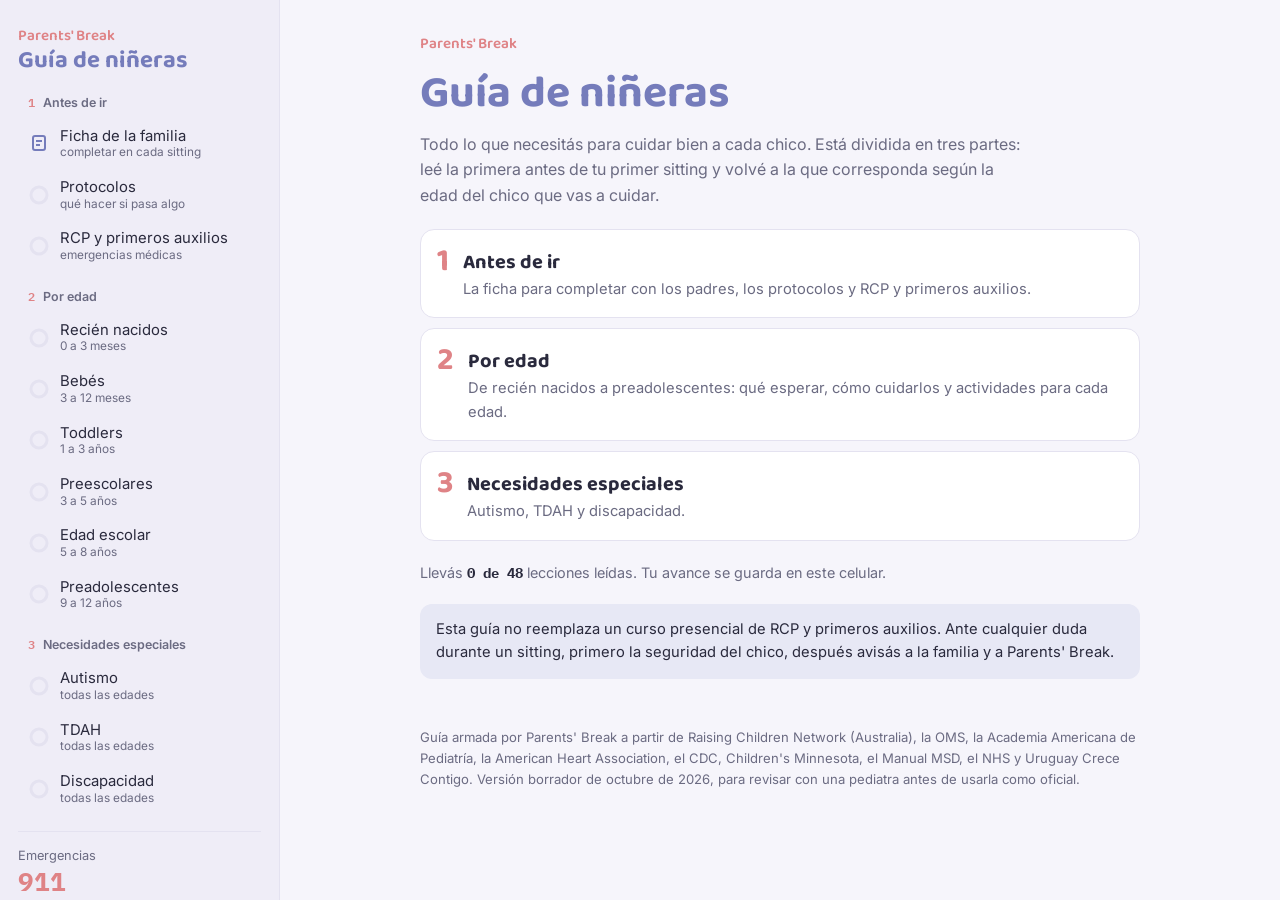
<file: docs/fase1/guia-original.html>
<!doctype html><html><head><meta charset=utf8><meta name=viewport content="width=device-width,initial-scale=1,viewport-fit=cover"><style>:root{color-scheme:light;box-sizing:border-box;padding-top:env(safe-area-inset-top,0px);padding-bottom:env(safe-area-inset-bottom,0px)}html{scroll-padding-top:env(safe-area-inset-top,0px)}body{margin:0;padding:0;font:14px -apple-system,BlinkMacSystemFont,sans-serif;background:#fff;color:#000}img{max-width:100%}[hidden]:not([hidden=until-found i]){display:none!important}</style></head><body>
<title>Guía de niñeras Parents' Break</title>
<meta name="claude:viewport-fit-sides" content="cover">
<link rel="stylesheet" href="https://fonts.googleapis.com/css2?family=Baloo+2:wght@500;600;700&family=Inter:wght@400;500;600&family=IBM+Plex+Mono:wght@500&display=swap">
<style>

/* Layout: guía con barra lateral fija (secciones numeradas) y una sección por pantalla en el área principal; en celular la barra se abre como panel */
:root{
  --bg:#F6F5FB; --paper:#FFFFFF; --ink:#2A2A3D; --muted:#6B6B82; --line:#E4E2F0;
  --clay:#DF8386; --clay-soft:#F8E3E4; --accent:#757CBB; --accent-soft:#E7E8F5;
  --ok:#3E8E6A; --ok-soft:#E1F2EA; --warn:#B4532A; --warn-soft:#FBEADF;
  --display:'Baloo 2', 'Trebuchet MS', system-ui, sans-serif;
  --body:'Inter', system-ui, -apple-system, 'Segoe UI', sans-serif;
  --mono:'IBM Plex Mono', ui-monospace, Menlo, monospace;
  --g:20px; --side:#EFEDF7; --hover:#E6E3F2;
}
@media (prefers-color-scheme: dark){:root:not([data-theme="light"]){
  --bg:#17161F; --paper:#211F2C; --ink:#ECEAF6; --muted:#A3A1B8; --line:#353347;
  --clay:#E99A9D; --clay-soft:#3A2829; --accent:#9CA2DD; --accent-soft:#2B2C45;
  --ok:#6CC59B; --ok-soft:#1F3A2E; --warn:#F0A07A; --warn-soft:#3D2A1F; --side:#1C1B26; --hover:#2A2838; color-scheme:dark}}
:root[data-theme="dark"]{
  --bg:#17161F; --paper:#211F2C; --ink:#ECEAF6; --muted:#A3A1B8; --line:#353347;
  --clay:#E99A9D; --clay-soft:#3A2829; --accent:#9CA2DD; --accent-soft:#2B2C45;
  --ok:#6CC59B; --ok-soft:#1F3A2E; --warn:#F0A07A; --warn-soft:#3D2A1F; --side:#1C1B26; --hover:#2A2838; color-scheme:dark}
*{box-sizing:border-box}
body{background:var(--bg);color:var(--ink);font-family:var(--body);font-size:16px;line-height:1.6;
  padding-left:max(16px,env(safe-area-inset-left,0px));padding-right:max(16px,env(safe-area-inset-right,0px));padding-block:24px 64px}
h1,h2,h3{font-family:var(--display);line-height:1.15;text-wrap:balance;margin:0}
h1{font-size:clamp(2rem,6vw,2.8rem);color:var(--accent)}
h2{font-size:1.7rem}
h3{font-size:1.2rem}
p{margin:0}
a{color:var(--accent)}
.lead{color:var(--muted);max-width:60ch}

/* índice */
.module.act .mhead{border-top-color:var(--ok)}
.module.act .mhead .age{color:var(--ok)}
.total{font-size:.9rem;color:var(--muted)}
.total strong{font-family:var(--mono);color:var(--ink)}
.notice{background:var(--accent-soft);border-radius:12px;padding:14px 16px;font-size:.92rem}

/* módulos */
.module{display:flex;flex-direction:column;gap:var(--g);scroll-margin-top:16px}
.mhead{display:flex;flex-direction:column;gap:4px;border-top:2px solid var(--clay);padding-top:14px}
.module.need .mhead{border-top-color:var(--accent)}
.mhead .age{font-family:var(--mono);font-size:.8rem;color:var(--clay)}
.module.need .mhead .age{color:var(--accent)}
.mhead p{color:var(--muted);font-size:.95rem;max-width:60ch}
.lesson{background:var(--paper);border:1px solid var(--line);border-radius:14px;overflow:hidden}
.lesson summary{list-style:none;cursor:pointer;display:flex;gap:12px;align-items:center;padding:16px}
.lesson summary::-webkit-details-marker{display:none}
.lesson summary:focus-visible{outline:2px solid var(--accent);outline-offset:-2px}
.dot{flex:none;width:28px;height:28px;border-radius:50%;border:2px solid var(--line);display:grid;place-items:center;font-family:var(--mono);font-size:.75rem;color:var(--muted)}
.lesson.done .dot{background:var(--ok);border-color:var(--ok);color:#fff}
.stitle{flex:1;min-width:0;display:flex;flex-direction:column}
.stitle b{font-weight:600;line-height:1.3}
.stitle small{color:var(--muted);font-size:.82rem}
.chev{flex:none;color:var(--muted);transition:transform .2s}
.lesson[open] .chev{transform:rotate(90deg)}
.lbody{padding:0 16px 18px 56px;display:flex;flex-direction:column;gap:14px}
.lbody ul,.lbody ol{margin:0;padding-left:1.2em;display:flex;flex-direction:column;gap:6px}
.key{background:var(--clay-soft);border-radius:10px;padding:12px 14px}
.key b{color:var(--clay)}
.alarm{background:var(--warn-soft);border-left:4px solid var(--warn);border-radius:6px;padding:12px 14px}
.alarm b{color:var(--warn)}
.table{overflow-x:auto}
table{border-collapse:collapse;width:100%;font-size:.92rem}
th,td{text-align:left;padding:8px 10px;border-bottom:1px solid var(--line);vertical-align:top}
th{font-weight:600;color:var(--muted);font-size:.82rem}
td.n{font-family:var(--mono);font-variant-numeric:tabular-nums;white-space:nowrap}
.src{font-size:.8rem;color:var(--muted)}
.src a{color:var(--muted)}
.mark{align-self:flex-start;font:inherit;font-weight:600;font-size:.9rem;border:1.5px solid var(--accent);background:transparent;color:var(--accent);border-radius:999px;padding:8px 16px;cursor:pointer}
.lesson.done .mark{background:var(--ok-soft);border-color:var(--ok);color:var(--ok)}
.mark:focus-visible,.opt:focus-visible,.seg:focus-visible{outline:2px solid var(--accent);outline-offset:2px}

/* repaso */
.quiz{background:var(--paper);border:1px dashed var(--accent);border-radius:14px;padding:18px;display:flex;flex-direction:column;gap:16px}
.q{display:flex;flex-direction:column;gap:8px}
.q p{font-weight:600}
.opts{display:flex;flex-direction:column;gap:6px}
.opt{font:inherit;text-align:left;background:var(--bg);color:var(--ink);border:1px solid var(--line);border-radius:10px;padding:10px 12px;cursor:pointer}
.opt.right{background:var(--ok-soft);border-color:var(--ok)}
.opt.wrong{background:var(--warn-soft);border-color:var(--warn)}
.fb{font-size:.9rem;color:var(--muted)}
.emerg{display:grid;grid-template-columns:repeat(auto-fit,minmax(150px,1fr));gap:10px}
.num{background:var(--paper);border:1px solid var(--line);border-radius:12px;padding:12px 14px;display:flex;flex-direction:column}
.num b{font-family:var(--mono);font-size:1.5rem;color:var(--clay);user-select:all}
.num small{color:var(--muted);font-size:.82rem}

/* kit */
.sheet{border:1.5px solid var(--accent);border-radius:14px;padding:16px;display:flex;flex-direction:column;gap:12px;background:var(--paper)}
.sh-head{display:flex;justify-content:space-between;align-items:baseline;gap:8px;flex-wrap:wrap}
.sh-head h3{color:var(--accent);font-size:1.5rem}
.sh-head small{font-family:var(--mono);font-size:.75rem;color:var(--muted)}
.sh-sub{color:var(--muted);font-size:.92rem}
.sh-win{font-family:var(--display);font-weight:600;font-size:1.2rem;color:var(--clay);min-height:1.4em}
.chk{display:grid;grid-template-columns:repeat(auto-fill,minmax(150px,1fr));gap:8px}
.chk button,.words button{font:inherit;text-align:left;display:flex;gap:10px;align-items:center;background:var(--bg);color:var(--ink);border:1px solid var(--line);border-radius:10px;padding:10px;cursor:pointer}
.chk button::before,.words button::before{content:"";flex:none;width:20px;height:20px;border:2px solid var(--accent);border-radius:5px}
.chk button.on::before,.words button.on::before{background:var(--accent);box-shadow:inset 0 0 0 3px var(--paper)}
.words button.on{text-decoration:line-through;color:var(--muted)}
.bingo{display:grid;grid-template-columns:repeat(4,1fr);gap:4px}
.bingo button{font:inherit;font-weight:600;font-size:.85rem;line-height:1.2;aspect-ratio:1;min-width:0;border:1.5px solid var(--accent);background:var(--paper);color:var(--ink);border-radius:8px;padding:4px;cursor:pointer;position:relative;overflow:hidden}
.bingo button.on{background:var(--clay-soft);color:var(--muted)}
.bingo button.on::after{content:"";position:absolute;inset:18%;border:3px solid var(--clay);border-radius:50%}
.sopa{display:grid;grid-template-columns:repeat(10,1fr);gap:2px;max-width:420px}
.sopa button{font-family:var(--mono);font-weight:500;font-size:1rem;aspect-ratio:1;min-width:0;padding:0;border:none;border-radius:6px;background:var(--bg);color:var(--ink);cursor:pointer}
.sopa button.on{background:var(--clay);color:#fff}
.words{display:grid;grid-template-columns:repeat(auto-fill,minmax(110px,1fr));gap:6px}
#maze{width:100%;max-width:400px;height:auto;touch-action:none;background:var(--bg);border-radius:10px}
.mini{align-self:flex-start;font:inherit;font-size:.85rem;border:1px solid var(--line);background:var(--bg);color:var(--ink);border-radius:999px;padding:6px 12px;cursor:pointer}
.emos{display:grid;grid-template-columns:repeat(3,1fr);gap:8px}
.emos button,.dfeel button{font:inherit;font-weight:600;display:flex;flex-direction:column;align-items:center;gap:4px;background:var(--bg);color:var(--ink);border:1.5px solid var(--line);border-radius:12px;padding:10px 4px;cursor:pointer;min-width:0}
.emos button.on,.dfeel button.on{border-color:var(--clay);background:var(--clay-soft)}
.emos svg{width:64px;height:64px}
.dfeel{display:grid;grid-template-columns:repeat(3,1fr);gap:6px}
.dfeel svg{width:36px;height:36px}
.dfeel button{font-size:.78rem}
.ttt{display:grid;grid-template-columns:repeat(3,72px);gap:6px}
.ttt button{width:72px;height:72px;font-family:var(--display);font-size:2.2rem;font-weight:700;border:1.5px solid var(--accent);background:var(--paper);border-radius:10px;cursor:pointer;color:var(--accent)}
.ttt button.o{color:var(--clay)}
.diary{display:grid;grid-template-columns:1fr;gap:6px}
.diary label,.dlabel{font-size:.85rem;font-weight:600;color:var(--muted);margin-top:6px}
.diary input{font:inherit;padding:10px 12px;border:1px solid var(--line);border-radius:10px;background:var(--bg);color:var(--ink);min-width:0}
.diary input:focus-visible,.kitnav button:focus-visible,.sheet button:focus-visible{outline:2px solid var(--accent);outline-offset:2px}
footer{font-size:.82rem;color:var(--muted);display:flex;flex-direction:column;gap:6px}
@media (max-width:480px){.lbody{padding-left:16px}}
@media (prefers-reduced-motion:reduce){*{transition:none!important}}

/* shell */
body{padding:0}
.shell{display:grid;grid-template-columns:280px minmax(0,1fr);min-height:100vh}
.side{position:sticky;top:0;height:100vh;overflow-y:auto;background:var(--side);border-right:1px solid var(--line);display:flex;flex-direction:column;gap:18px;padding-block:24px 20px;padding-left:max(18px,env(safe-area-inset-left,0px));padding-right:18px}
.sbrand{display:flex;flex-direction:column;text-decoration:none;color:var(--ink)}
.sbrand span,.brand{font-family:var(--display);font-weight:600;color:var(--clay);font-size:.95rem}
.sbrand b{font-family:var(--display);font-size:1.5rem;line-height:1.1;color:var(--accent)}
#sidenav{display:flex;flex-direction:column;gap:16px;flex:1}
.sgroup{display:flex;flex-direction:column;gap:2px}
.sglabel{font-size:.78rem;font-weight:600;color:var(--muted);padding:0 10px 4px;display:flex;gap:8px;align-items:baseline}
.sglabel i{font-style:normal;font-family:var(--mono);color:var(--clay)}
.slink{display:flex;align-items:center;gap:10px;text-decoration:none;color:var(--ink);padding:8px 10px;border-radius:10px;font-size:.93rem;line-height:1.25}
.slink:hover{background:var(--hover)}
.slink[aria-current="page"]{background:var(--paper);box-shadow:inset 3px 0 0 var(--clay);font-weight:600}
.slink .meta{display:flex;flex-direction:column;flex:1;min-width:0}
.slink small{font-size:.74rem;color:var(--muted);font-weight:400}
.ring{flex:none;width:22px;height:22px}
.ring circle{fill:none;stroke-width:3}
.ring .bgc{stroke:var(--line)}
.ring .fgc{stroke:var(--ok);stroke-linecap:round;transform:rotate(-90deg);transform-origin:center}
.sos{border-top:1px solid var(--line);padding-top:14px;display:flex;flex-direction:column;font-size:.8rem;color:var(--muted)}
.sos > b{font-family:var(--mono);font-size:1.6rem;color:var(--clay);line-height:1.2}
.sos small b{font-family:var(--mono);color:var(--ink)}
.main{min-width:0;padding-block:32px 64px;padding-left:max(16px,env(safe-area-inset-left,0px));padding-right:max(16px,env(safe-area-inset-right,0px))}
.main > *{max-width:720px;margin-left:auto;margin-right:auto}
.module{display:flex;flex-direction:column;gap:var(--g)}
.module.adm .mhead{border-top-color:var(--ok)}
.module.adm .mhead .age{color:var(--ok)}
.topbar{display:none}
.scrim{display:none}
footer{margin-top:48px}
.hero{display:flex;flex-direction:column;gap:12px}
.parts{list-style:none;margin:0;padding:0;display:flex;flex-direction:column;gap:10px;counter-reset:p}
.parts li{counter-increment:p}
.parts a{display:grid;grid-template-columns:auto 1fr;column-gap:14px;text-decoration:none;color:var(--ink);background:var(--paper);border:1px solid var(--line);border-radius:14px;padding:16px}
.parts a::before{content:counter(p);grid-row:span 2;font-family:var(--display);font-weight:700;font-size:2rem;line-height:1;color:var(--clay)}
.parts b{font-family:var(--display);font-size:1.25rem}
.parts span{color:var(--muted);font-size:.92rem}
.next{display:flex;justify-content:flex-end}
.next a{font-weight:600;color:var(--accent);text-decoration:none;border:1.5px solid var(--accent);border-radius:999px;padding:8px 16px}

/* ficha */
.ficha{display:flex;flex-direction:column;gap:16px}
.ficha fieldset{border:1px solid var(--line);background:var(--paper);border-radius:14px;padding:14px 16px 16px;margin:0;display:flex;flex-direction:column;gap:6px;min-width:0}
.ficha legend{font-family:var(--display);font-weight:600;font-size:1.1rem;padding:0 6px;color:var(--accent)}
.ficha label{font-size:.85rem;font-weight:600;color:var(--muted);margin-top:6px}
.ficha input[type=text],.ficha input[type=tel],.ficha input[type=date],.ficha textarea,.search{font:inherit;font-size:1rem;padding:10px 12px;border:1px solid var(--line);border-radius:10px;background:var(--bg);color:var(--ink);min-width:0;width:100%}
.ficha textarea{resize:vertical}
.ficha .req::after{content:" (obligatorio)";color:var(--clay);font-weight:400}
.checks{display:flex;flex-direction:column;gap:6px}
.ck{display:flex!important;gap:10px;align-items:flex-start;font-weight:500!important;color:var(--ink)!important;font-size:.95rem!important;margin:0!important}
.ck input{width:20px;height:20px;accent-color:var(--accent);flex:none;margin-top:2px}
.factions{display:flex;flex-wrap:wrap;gap:8px}
.solid,.ghost{font:inherit;font-weight:600;border-radius:999px;padding:10px 18px;cursor:pointer;border:1.5px solid var(--accent)}
.solid{background:var(--accent);color:#fff}
.ghost{background:transparent;color:var(--accent)}
.solid:disabled{opacity:.6;cursor:default}
.fstatus{font-size:.92rem;min-height:1.3em}
.fstatus.ok{color:var(--ok)} .fstatus.err{color:var(--warn)}
.copybox{font:inherit;font-size:.85rem;width:100%;min-height:160px;padding:10px;border:1px solid var(--line);border-radius:10px;background:var(--bg);color:var(--ink)}
.mine ul{margin:0;padding-left:1.2em;font-size:.92rem;color:var(--muted)}
.rlist{display:flex;flex-direction:column;gap:10px}
.rcard{background:var(--paper);border:1px solid var(--line);border-radius:14px;padding:14px 16px;display:flex;flex-direction:column;gap:8px}
.rtop{display:flex;justify-content:space-between;gap:8px;flex-wrap:wrap;align-items:baseline}
.rtop b{font-family:var(--display);font-size:1.15rem}
.rtop small{font-family:var(--mono);font-size:.75rem;color:var(--muted)}
.pill{font-size:.75rem;font-weight:600;border-radius:999px;padding:2px 10px;background:var(--warn-soft);color:var(--warn)}
.pill.done{background:var(--ok-soft);color:var(--ok)}
.rcard dl{margin:0;display:grid;grid-template-columns:minmax(0,1fr);gap:2px;font-size:.9rem}
.rcard dt{font-weight:600;color:var(--muted);font-size:.78rem;margin-top:6px}
.rcard dd{margin:0;white-space:pre-wrap}
.rcard .alert dd{color:var(--warn);font-weight:600}
.racts{display:flex;gap:8px;flex-wrap:wrap}
.empty{color:var(--muted);font-size:.92rem;background:var(--paper);border:1px dashed var(--line);border-radius:12px;padding:16px}

/* kit embebido */
.kit{display:flex;flex-direction:column;gap:10px}
.kitnav{display:flex;flex-wrap:wrap;gap:6px}
.kitnav button{font:inherit;font-size:.85rem;font-weight:600;border:1px solid var(--line);background:var(--bg);color:var(--ink);border-radius:999px;padding:6px 12px;cursor:pointer}
.kitnav button[aria-selected="true"]{background:var(--accent);border-color:var(--accent);color:#fff}
.maze{width:100%;max-width:400px;height:auto;touch-action:none;background:var(--bg);border-radius:10px}

@media (max-width:900px){
  .shell{grid-template-columns:minmax(0,1fr)}
  .topbar{display:flex;position:sticky;top:env(safe-area-inset-top,0px);z-index:20;align-items:center;gap:12px;background:var(--side);border-bottom:1px solid var(--line);padding-block:10px;padding-left:max(16px,env(safe-area-inset-left,0px));padding-right:max(16px,env(safe-area-inset-right,0px))}
  body::before{content:"";position:fixed;inset:0 0 auto;height:env(safe-area-inset-top,0px);z-index:21;background:var(--side)}
  .menubtn{font:inherit;font-weight:600;border:1.5px solid var(--accent);color:var(--accent);background:transparent;border-radius:999px;padding:6px 14px;cursor:pointer}
  .tb-title{font-family:var(--display);font-weight:600;min-width:0;overflow:hidden;text-overflow:ellipsis;white-space:nowrap}
  .side{position:fixed;z-index:30;top:0;left:0;bottom:0;width:min(300px,86vw);height:auto;transform:translateX(-105%);transition:transform .25s;padding-top:calc(24px + env(safe-area-inset-top,0px));padding-bottom:calc(20px + env(safe-area-inset-bottom,0px))}
  .side.open{transform:none;box-shadow:0 0 40px rgba(0,0,0,.25)}
  .scrim{display:block;position:fixed;inset:0;z-index:25;background:rgba(20,18,30,.4)}
  .scrim[hidden]{display:none}
  .main{padding-top:20px}
}
[hidden]{display:none!important}

</style>
<div class="topbar"><button type="button" id="menubtn" class="menubtn" aria-expanded="false" aria-controls="side">Secciones</button><span class="tb-title" id="tbtitle">Guía de niñeras</span></div>
<div class="shell">
<aside class="side" id="side" aria-label="Secciones de la guía">
  <a class="sbrand" href="#inicio"><span>Parents' Break</span><b>Guía de niñeras</b></a>
  <nav id="sidenav"></nav>
  <div class="sos"><span>Emergencias</span><b>911</b><small>CIAT intoxicaciones <b>1722</b></small></div>
</aside>
<div class="scrim" id="scrim" hidden></div>
<main class="main" id="main">
<section class="module home" id="inicio" data-group="" data-name="Inicio" data-age="" hidden>
  <div class="hero">
    <span class="brand">Parents' Break</span>
    <h1>Guía de niñeras</h1>
    <p class="lead">Todo lo que necesitás para cuidar bien a cada chico. Está dividida en tres partes: leé la primera antes de tu primer sitting y volvé a la que corresponda según la edad del chico que vas a cuidar.</p>
  </div>
  <ol class="parts">
    <li><a href="#ficha"><b>Antes de ir</b><span>La ficha para completar con los padres, los protocolos y RCP y primeros auxilios.</span></a></li>
    <li><a href="#recien"><b>Por edad</b><span>De recién nacidos a preadolescentes: qué esperar, cómo cuidarlos y actividades para cada edad.</span></a></li>
    <li><a href="#autismo"><b>Necesidades especiales</b><span>Autismo, TDAH y discapacidad.</span></a></li>
  </ol>
  <p class="total">Llevás <strong id="tot">0 de 0</strong> lecciones leídas. Tu avance se guarda en este celular.</p>
  <p class="notice">Esta guía no reemplaza un curso presencial de RCP y primeros auxilios. Ante cualquier duda durante un sitting, primero la seguridad del chico, después avisás a la familia y a Parents' Break.</p>
</section>
<section class="module" id="ficha" data-group="Antes de ir" data-name="Ficha de la familia" data-age="completar en cada sitting" hidden>
  <div class="mhead"><span class="age">Completar en cada sitting</span><h2>Ficha de la familia</h2><p>Repasala con los padres antes de que se vayan. Al enviarla nos llega a Parents' Break, y se la pasamos a la próxima niñera que vaya a esa casa.</p></div>
  <form id="fichaform" class="ficha" novalidate>
<fieldset><legend>Del sitting</legend>
<label for="f_familia">Familia (nombre de la madre o el padre)</label><input id="f_familia" name="f_familia" type="text">
<label for="f_fecha">Fecha del sitting</label><input id="f_fecha" name="f_fecha" type="date">
<label for="f_ninera">Tu nombre</label><input id="f_ninera" name="f_ninera" type="text">
<label for="f_dir">Dirección exacta de la casa</label><input id="f_dir" name="f_dir" type="text" placeholder="Calle, número, apartamento y esquina, para dar al 911">
</fieldset>
<fieldset><legend>Los chicos</legend>
<label for="f_chicos">Nombre y edad de cada chico</label><textarea id="f_chicos" name="f_chicos" rows="2" placeholder="Ej.: Juana, 4 años. Felipe, 10 meses."></textarea>
</fieldset>
<fieldset><legend>Contactos</legend>
<label for="f_tel1">Teléfono de la madre</label><input id="f_tel1" name="f_tel1" type="tel">
<label for="f_tel2">Teléfono del padre</label><input id="f_tel2" name="f_tel2" type="tel">
<label for="f_tel3">Otro adulto de confianza (nombre y teléfono)</label><input id="f_tel3" name="f_tel3" type="text">
<label for="f_movil">Emergencia móvil (nombre y número de socio)</label><input id="f_movil" name="f_movil" type="text">
<label for="f_mutua">Mutualista o prestador de salud</label><input id="f_mutua" name="f_mutua" type="text">
</fieldset>
<fieldset><legend>Salud</legend>
<label for="f_alergias">Alergias (alimentos, remedios, picaduras) y qué hacer si hay una reacción</label><textarea id="f_alergias" name="f_alergias" rows="2" placeholder="Si no tiene, escribí: no tiene"></textarea>
<label for="f_medic">Medicación: cuál, dosis y horario</label><textarea id="f_medic" name="f_medic" rows="2"></textarea>
<label for="f_salud">Problemas de salud, autismo, TDAH o discapacidad, y cómo acompañarlo</label><textarea id="f_salud" name="f_salud" rows="2" placeholder="Cómo se comunica, qué lo calma, qué lo altera"></textarea>
</fieldset>
<fieldset><legend>Rutina y reglas</legend>
<label for="f_comida">Comidas: qué come, qué no puede comer, horarios</label><textarea id="f_comida" name="f_comida" rows="2"></textarea>
<label for="f_sueno">Siesta y sueño: horario y cómo se duerme</label><textarea id="f_sueno" name="f_sueno" rows="2"></textarea>
<label for="f_reglas">Pantallas, golosinas, salidas y otras reglas</label><textarea id="f_reglas" name="f_reglas" rows="2"></textarea>
<label for="f_retira">Quién puede retirar a los chicos</label><input id="f_retira" name="f_retira" type="text">
<label for="f_otros">Mascotas y otras indicaciones</label><textarea id="f_otros" name="f_otros" rows="2"></textarea>
</fieldset>
<fieldset><legend>Antes de que se vayan los padres</legend><div class="checks">
<label class="ck" for="c0"><input type="checkbox" id="c0" name="c0"><span>Sé dónde está el botiquín</span></label>
<label class="ck" for="c1"><input type="checkbox" id="c1" name="c1"><span>Sé dónde están las llaves y la salida</span></label>
<label class="ck" for="c2"><input type="checkbox" id="c2" name="c2"><span>Tengo ubicada una linterna</span></label>
<label class="ck" for="c3"><input type="checkbox" id="c3" name="c3"><span>Guardé los teléfonos en mi celular</span></label>
<label class="ck" for="c4"><input type="checkbox" id="c4" name="c4"><span>Si hay medicación, me la dejaron indicada por escrito</span></label>
<label class="ck" for="c5"><input type="checkbox" id="c5" name="c5"><span>Si hay autoinyector de adrenalina, me mostraron cómo se usa</span></label>
</div></fieldset>
    <div class="factions">
      <button class="solid" type="submit" id="fsend">Enviar a Parents' Break</button>
      <button class="ghost" type="button" id="fcopy">Copiar para WhatsApp</button>
      <button class="ghost" type="button" id="fclear">Empezar una ficha nueva</button>
    </div>
    <p class="fstatus" id="fstatus" aria-live="polite"></p>
    <textarea id="fcopybox" class="copybox" readonly hidden aria-label="Texto de la ficha para copiar"></textarea>
  </form>
  <div class="mine" id="mine" hidden><h3>Tus fichas enviadas</h3><ul id="minelist"></ul></div>
  <nav class="next"></nav>
</section><section class="module " id="protocolos" data-group="Antes de ir" data-name="Protocolos" data-age="qué hacer si pasa algo" hidden>
  <div class="mhead"><span class="age">qué hacer si pasa algo</span><h2>Protocolos</h2><p>Qué hacer frente a cada situación que no es médica. Leelos antes de tu primer sitting y repasalos cada tanto.</p></div>
  <details class="lesson" data-id="pr1"><summary><span class="dot">1</span><span class="stitle"><b>Antes de salir de tu casa</b><small>Lista para revisar cada vez</small></span><span class="chev">›</span></summary>
  <div class="lbody">
    <ul>
      <li>Confirmá dirección, horario de entrada y de salida con Parents' Break.</li>
      <li>Revisá los datos del chico: edad, alergias, medicación, si tiene alguna necesidad especial.</li>
      <li>Celular cargado y con datos. Si podés, un cargador.</li>
      <li>Guardá en el celular el número de la familia y el de Parents' Break.</li>
      <li>Ropa cómoda para jugar en el piso y salir a la plaza.</li>
      <li>Si estás enferma (fiebre, vómitos, diarrea, conjuntivitis), avisá a Parents' Break y no vayas.</li>
      <li>Nunca vayas habiendo tomado alcohol o algo que te afecte.</li>
      <li>Llegá 5 minutos antes para que la familia te explique todo con tiempo (lección "Al llegar a la casa").</li>
    </ul>
    <button class="mark" type="button">Ya lo leí</button>
  </div></details><details class="lesson" data-id="pr2"><summary><span class="dot">2</span><span class="stitle"><b>Durante el sitting</b><small>Las reglas que valen siempre</small></span><span class="chev">›</span></summary>
  <div class="lbody">
    <ul>
      <li>Los ojos en los chicos. El celular, solo para comunicarte con la familia o con Parents' Break.</li>
      <li>No abras la puerta a nadie que la familia no te haya avisado.</li>
      <li>No invites a nadie a la casa.</li>
      <li>No saques fotos ni videos de los chicos, ni los subas a redes, salvo que la familia lo pida.</li>
      <li>No des remedios ni comida distinta a la que te indicó la familia.</li>
      <li>No salgas de la casa con los chicos sin avisar a la familia a dónde van.</li>
      <li>En la calle, de la mano y del lado de adentro de la vereda. En el auto, siempre con su silla o alzador, bien abrochado.</li>
      <li>Si algo pasó, aunque sea chico y aunque haya sido un descuido tuyo, se cuenta. Siempre.</li>
    </ul>
    <button class="mark" type="button">Ya lo leí</button>
  </div></details><details class="lesson" data-id="b2"><summary><span class="dot">2</span><span class="stitle"><b>Higiene y cambio de pañales</b><small>Manos, cambiador, cola sana</small></span><span class="chev">›</span></summary>
  <div class="lbody">
    <ul>
      <li>Lavate las manos con agua y jabón al llegar, antes de preparar comida o mamaderas y después de cada pañal.</li>
      <li>Tené todo a mano antes de acostarlo en el cambiador: pañal, toallitas o algodón con agua, crema si la usan. Una mano siempre sobre el bebé.</li>
      <li>A las nenas se las limpia de adelante hacia atrás.</li>
      <li>En recién nacidos, el ombligo se mantiene limpio y seco y el pañal se dobla por debajo para no taparlo.</li>
      <li>Si ves la cola muy roja, con granitos o lastimada, contale a la familia al volver.</li>
    </ul>
    <button class="mark" type="button">Ya lo leí</button>
  </div></details><details class="lesson" data-id="pr3"><summary><span class="dot">3</span><span class="stitle"><b>Si un chico se pierde</b><small>En la plaza, un shopping o la calle</small></span><span class="chev">›</span></summary>
  <div class="lbody">
    <p class="key"><b>Prevenir:</b> al salir, sacale una foto mental de la ropa que tiene. Acordá con él un lugar de encuentro y enseñale que si se pierde, se queda quieto y le pide ayuda a una mamá con chicos o a un empleado.</p>
    <ol>
      <li>Gritá su nombre y mirá alrededor durante un minuto, sin alejarte del lugar donde lo viste por última vez.</li>
      <li>Si no aparece, pedí ayuda a la gente que está cerca y a seguridad del lugar. Describilo: edad, ropa, pelo.</li>
      <li>Si no aparece en pocos minutos, llamá al 911.</li>
      <li>Avisá a la familia y a Parents' Break.</li>
      <li>Si estás con otros chicos, que no se separen de vos.</li>
    </ol>
    <button class="mark" type="button">Ya lo leí</button>
  </div></details><details class="lesson" data-id="pr4"><summary><span class="dot">4</span><span class="stitle"><b>Quién puede retirar al chico</b><small>Y qué hacer si nadie vuelve</small></span><span class="chev">›</span></summary>
  <div class="lbody">
    <ul>
      <li>El chico se entrega solo a sus padres o a quien ellos te hayan avisado antes, con nombre.</li>
      <li>Si viene otra persona que no estaba avisada, aunque diga que es familiar, no lo entregues. Llamá a los padres y esperá a que te confirmen ellos.</li>
      <li>Si un adulto llega en un estado en que no puede cuidarlo (por ejemplo, alcoholizado), no te vayas. Llamá a Parents' Break enseguida.</li>
      <li>Si pasó el horario y la familia no vuelve ni contesta, quedate con el chico. Escribí y llamá a la familia y avisá a Parents' Break. Nunca dejes al chico solo para irte.</li>
    </ul>
    <button class="mark" type="button">Ya lo leí</button>
  </div></details><details class="lesson" data-id="pr5"><summary><span class="dot">5</span><span class="stitle"><b>Incendio, olor a gas o corte de luz</b><small>Primero salir, después llamar</small></span><span class="chev">›</span></summary>
  <div class="lbody">
    <p><b>Incendio o mucho humo:</b> sacá a los chicos de la casa sin volver a buscar nada. Si hay humo, agachados. Cerrá las puertas detrás tuyo. Afuera, llamá al 911 y avisá a la familia.</p>
    <p><b>Olor a gas:</b> no prendas ni apagues luces ni nada eléctrico, ni enciendas fósforos. Abrí ventanas si es rápido, salí con los chicos y llamá desde afuera.</p>
    <p><b>Corte de luz:</b> tené ubicada una linterna al llegar. Mantené a los chicos con vos, lejos de velas encendidas y de la cocina. Avisá a la familia.</p>
    <button class="mark" type="button">Ya lo leí</button>
  </div></details><details class="lesson" data-id="pr6"><summary><span class="dot">6</span><span class="stitle"><b>Si algo te preocupa del chico</b><small>Lo que ves, lo que te cuenta</small></span><span class="chev">›</span></summary>
  <div class="lbody">
    <p>A veces una niñera ve o escucha algo que la deja preocupada: marcas o golpes que no se explican, un chico que te cuenta algo que le pasa, cambios muy fuertes en cómo está.</p>
    <ul>
      <li>Escuchalo con calma, creele y decile que hizo bien en contarte.</li>
      <li>No le hagas muchas preguntas ni lo presiones.</li>
      <li>No le prometas guardar el secreto.</li>
      <li>Anotá lo que viste o te dijo, con sus palabras, la fecha y la hora.</li>
      <li>Contáselo a Parents' Break ese mismo día. No lo hables con la familia por tu cuenta.</li>
    </ul>
    <p class="alarm"><b>Si el chico está en peligro en ese momento,</b> llamá al 911. Parents' Break te acompaña en los pasos siguientes, incluida la Línea Azul del INAU (0800 5050) si corresponde.</p>
    <button class="mark" type="button">Ya lo leí</button>
  </div></details><details class="lesson" data-id="pr7"><summary><span class="dot">7</span><span class="stitle"><b>Al terminar</b><small>Cómo dejar la casa y contar el sitting</small></span><span class="chev">›</span></summary>
  <div class="lbody">
    <ul>
      <li>Dejá la casa como la encontraste: juguetes guardados, cocina limpia si la usaste.</li>
      <li>Contale a la familia cómo fue: qué comió, si durmió, qué hicieron, si pasó algo.</li>
      <li>Cualquier golpe, fiebre o situación rara se cuenta aunque ya esté todo bien.</li>
      <li>Avisá a Parents' Break a qué hora terminaste.</li>
    </ul>
    <button class="mark" type="button">Ya lo leí</button>
  </div></details>
  <div class="quiz" data-quiz="protocolos"><h3>Repaso</h3></div>
  <nav class="next"></nav>
</section><section class="module " id="auxilios" data-group="Antes de ir" data-name="RCP y primeros auxilios" data-age="emergencias médicas" hidden>
  <div class="mhead"><span class="age">emergencias médicas</span><h2>RCP y primeros auxilios</h2><p>Leer no alcanza para hacer RCP bien: hay que practicarlo con un muñeco en un curso presencial. Esto te sirve para repasar.</p></div>
  <div class="emerg">
    <div class="num"><b>911</b><small>Emergencias en Uruguay</small></div>
    <div class="num"><b>1722</b><small>CIAT, intoxicaciones</small></div>
    <div class="num"><b>Emergencia móvil</b><small>La de la familia, anotada en la ficha</small></div>
  </div><details class="lesson" data-id="x3"><summary><span class="dot">1</span><span class="stitle"><b>A quién avisar y en qué orden</b><small>Lo primero que tenés que saber</small></span><span class="chev">›</span></summary>
  <div class="lbody">
    <ol>
      <li><b>Peligro de vida</b> (no respira, no responde, convulsiona, sangra mucho, le cuesta respirar): 911 primero.</li>
      <li><b>La familia</b>, enseguida después.</li>
      <li><b>Parents' Break</b>, en cuanto puedas.</li>
    </ol>
    <p>Para cosas que no son urgentes (un golpe chico, que no quiso comer, un berrinche fuerte), se lo contás a la familia al volver y lo dejás en tu reporte del sitting. Anotá la hora y qué hiciste: ayuda mucho a la familia y al médico.</p>
    <p class="key"><b>Al llamar al 911,</b> decí la dirección exacta primero, después qué pasó y la edad del chico. Poné el celular en altavoz para tener las manos libres.</p>
    <button class="mark" type="button">Ya lo leí</button>
  </div></details><details class="lesson" data-id="x4"><summary><span class="dot">2</span><span class="stitle"><b>RCP en bebés (menos de 1 año)</b><small>Paso a paso</small></span><span class="chev">›</span></summary>
  <div class="lbody">
    <ol>
      <li><b>¿Responde?</b> Tocale la planta del pie y llamalo fuerte por su nombre.</li>
      <li><b>Si no responde,</b> gritá pidiendo ayuda. Si hay alguien, que llame al 911 y busque un desfibrilador (DEA).</li>
      <li><b>¿Respira?</b> Mirá si el pecho sube y baja, no más de 10 segundos. Boquear de a ratos no es respirar.</li>
      <li><b>Si no respira, 30 compresiones.</b> Acostado boca arriba sobre algo firme. En el centro del pecho, justo debajo de la línea de los pezones, con los dos pulgares rodeándole el pecho con las manos, o con el talón de una mano. Hundí más o menos un tercio del pecho (unos 4 cm), rápido: 100 a 120 por minuto. Dejá que el pecho vuelva entre cada una.</li>
      <li><b>2 respiraciones.</b> Cabeza derecha, sin tirarla para atrás. Cubrí con tu boca su boca y su nariz y soplá suave, apenas para que el pecho se levante, un segundo cada una.</li>
      <li><b>Seguí 30 y 2</b> sin parar. Si estás sola y nadie llamó, después de 2 minutos llamá al 911 en altavoz y seguí.</li>
      <li><b>Hasta cuándo:</b> hasta que llegue la ayuda, el bebé empiece a respirar o se mueva, o no puedas más.</li>
    </ol>
    <p class="key"><b>Desde 2025 las guías ya no recomiendan hacer las compresiones con dos dedos</b>, porque no alcanzan la profundidad necesaria. Se usan los dos pulgares o el talón de una mano.</p>
    <p class="src">Fuentes: guías 2025 de la American Heart Association y la AAP, resumidas en <a href="https://www.contemporarypediatrics.com/view/aap-aha-update-pediatric-cardiopulmonary-resuscitation-emergency-cardiovascular-care-guidelines" target="_blank" rel="noopener">Contemporary Pediatrics</a> y <a href="https://journalfeed.org/article-a-day/2025/new-aha-2025-pediatric-bls-big-changes-for-little-patients/" target="_blank" rel="noopener">JournalFeed</a></p>
    <button class="mark" type="button">Ya lo leí</button>
  </div></details><details class="lesson" data-id="x5"><summary><span class="dot">3</span><span class="stitle"><b>RCP en niños (1 año en adelante)</b><small>Paso a paso y uso del desfibrilador</small></span><span class="chev">›</span></summary>
  <div class="lbody">
    <ol>
      <li><b>¿Responde?</b> Tocale los hombros y llamalo fuerte.</li>
      <li><b>Si no responde,</b> gritá pidiendo ayuda: que alguien llame al 911 y traiga un DEA.</li>
      <li><b>¿Respira?</b> No más de 10 segundos.</li>
      <li><b>Si no respira, 30 compresiones</b> en el centro del pecho, con el talón de una mano (o las dos si es grande). Unos 5 cm de profundidad, 100 a 120 por minuto.</li>
      <li><b>2 respiraciones:</b> inclinale la cabeza hacia atrás y levantale el mentón, tapale la nariz y soplá en su boca hasta que el pecho se levante.</li>
      <li><b>Seguí 30 y 2.</b> Si estás sola y nadie llamó, a los 2 minutos llamá al 911 en altavoz y seguí.</li>
      <li><b>DEA:</b> apenas llegue, prendelo y seguí lo que dice. Usá parches de niño si tiene; si no, los de adulto.</li>
    </ol>
    <p>Si no te animás a dar respiraciones, hacé solo compresiones: es mucho mejor que no hacer nada.</p>
    <p class="key"><b>Si aprendiste otra secuencia en tu curso</b> (por ejemplo, empezar con 5 respiraciones, como enseña el Consejo Europeo de Resucitación), está bien: hacé la que practicaste.</p>
    <p class="src">Fuentes: guías 2025 de la American Heart Association, resumidas en <a href="https://blog.protrainings.com/whats-new-in-cpr-and-first-aid-understanding-the-2025-guideline-updates/" target="_blank" rel="noopener">ProTrainings</a></p>
    <button class="mark" type="button">Ya lo leí</button>
  </div></details><details class="lesson" data-id="x1"><summary><span class="dot">4</span><span class="stitle"><b>Atragantamiento en menores de 1 año</b><small>Golpes en la espalda y compresiones en el pecho</small></span><span class="chev">›</span></summary>
  <div class="lbody">
    <p><b>Si tose, llora o hace ruido, le pasa aire:</b> no le pegues ni le metas los dedos. Dejalo toser y no te despegues.</p>
    <p><b>Si no puede toser, llorar ni respirar:</b></p>
    <ol>
      <li>Pedí que alguien llame al 911. Si estás sola, primero empezás las maniobras.</li>
      <li>Ponelo boca abajo sobre tu antebrazo, con la cabeza más baja que el cuerpo, sosteniéndole la mandíbula.</li>
      <li>Dale 5 golpes firmes con el talón de la mano entre los omóplatos.</li>
      <li>Dalo vuelta boca arriba sobre tu otro brazo, cabeza más baja, y hacé 5 compresiones en el centro del pecho con el talón de la mano.</li>
      <li>Mirale la boca: si ves el objeto, sacalo. Si no lo ves, no metas los dedos a ciegas.</li>
      <li>Repetí 5 y 5 hasta que salga o llegue la ayuda. Si deja de responder, empezá RCP.</li>
    </ol>
    <p class="alarm"><b>En menores de 1 año no se hacen compresiones en la panza</b> (maniobra de Heimlich): puede lastimarle los órganos.</p>
    <p>Aunque salga el objeto y quede bien, lo tiene que ver un médico ese día.</p>
    <p class="src">Fuentes: <a href="https://www.msdmanuals.com/es/hogar/traumatismos-y-envenenamientos/primeros-auxilios/atragantamiento" target="_blank" rel="noopener">Manual MSD</a> y guías 2025 de la American Heart Association</p>
    <button class="mark" type="button">Ya lo leí</button>
  </div></details><details class="lesson" data-id="x2"><summary><span class="dot">5</span><span class="stitle"><b>Atragantamiento de 1 año en adelante</b><small>Espalda y panza</small></span><span class="chev">›</span></summary>
  <div class="lbody">
    <ol>
      <li>Si tose con fuerza, dejalo toser.</li>
      <li>Si no puede toser ni hablar, dale 5 golpes en la espalda entre los omóplatos, con el chico inclinado hacia adelante.</li>
      <li>Después ponete detrás, arrodillada si es chico, puño entre el ombligo y el esternón, la otra mano encima, y 5 compresiones hacia adentro y hacia arriba, con menos fuerza que en un adulto.</li>
      <li>Alterná 5 y 5 hasta que salga o llegue el 911. Si pierde el conocimiento, RCP.</li>
    </ol>
    <p class="src">Fuentes: <a href="https://www.msdmanuals.com/es/hogar/traumatismos-y-envenenamientos/primeros-auxilios/atragantamiento" target="_blank" rel="noopener">Manual MSD</a> y guías 2025 de la American Heart Association</p>
    <button class="mark" type="button">Ya lo leí</button>
  </div></details><details class="lesson" data-id="x6"><summary><span class="dot">6</span><span class="stitle"><b>Golpes en la cabeza y caídas</b><small>Qué vigilar después</small></span><span class="chev">›</span></summary>
  <div class="lbody">
    <p>La mayoría de los golpes son leves. Poné frío envuelto en un trapo (nunca hielo directo) unos 15 a 20 minutos, consolalo y quedate mirándolo las horas siguientes. Avisá a la familia siempre.</p>
    <p class="alarm"><b>Llamá al 911 y a la familia si:</b> perdió el conocimiento aunque sea un momento, vomita más de una vez, está muy dormido o confundido, convulsiona, le sale sangre o líquido por la nariz o los oídos, llora sin consuelo, no mueve bien un brazo o una pierna, o es un bebé de menos de 1 año con un chichón grande.</p>
    <p><b>Si cayó de altura y le duele el cuello o la espalda,</b> no lo muevas. Llamá al 911.</p>
    <p><b>Si creés que se quebró algo</b> (dolor fuerte, hinchazón, forma rara), no lo muevas de esa parte, poné frío envuelto y avisá a la familia para que lo lleven a consultar.</p>
    <button class="mark" type="button">Ya lo leí</button>
  </div></details><details class="lesson" data-id="x7"><summary><span class="dot">7</span><span class="stitle"><b>Cortes, sangrado y nariz</b><small>Presión firme</small></span><span class="chev">›</span></summary>
  <div class="lbody">
    <ul>
      <li><b>Cortes:</b> lavate las manos, apretá firme con una gasa o un trapo limpio durante 10 minutos sin levantar para mirar. Si se puede, levantá la parte lastimada. Después lavá con agua y tapá.</li>
      <li><b>Corte profundo, que no para de sangrar o en la cara:</b> seguí apretando y avisá a la familia para que lo vea un médico. Si sangra mucho, 911.</li>
      <li><b>Algo clavado:</b> no lo saques. Apretá alrededor y llamá.</li>
      <li><b>Sangrado de nariz:</b> sentado e inclinado hacia adelante (no para atrás), apretale la parte blanda de la nariz 10 minutos seguidos. Si no para en 20 minutos, consulta.</li>
    </ul>
    <button class="mark" type="button">Ya lo leí</button>
  </div></details><details class="lesson" data-id="x8"><summary><span class="dot">8</span><span class="stitle"><b>Quemaduras</b><small>Agua fresca, nada más</small></span><span class="chev">›</span></summary>
  <div class="lbody">
    <ol>
      <li>Poné la zona bajo agua fresca de la canilla, al menos 5 minutos y mejor hasta 20.</li>
      <li>Sacale la ropa o pulseras de la zona si no están pegadas a la piel.</li>
      <li>Tapá con una gasa o un paño limpio que no se pegue.</li>
    </ol>
    <p><b>Nunca:</b> hielo, manteca, pasta de dientes ni cremas caseras. No revientes las ampollas.</p>
    <p class="alarm"><b>Consulta urgente si:</b> es más grande que la palma de su mano, está en la cara, manos, pies, genitales o una articulación, es por electricidad, o la piel se ve blanca, dura o negra.</p>
    <p class="src">Fuente: <a href="https://www.healthychildren.org/spanish/safety-prevention/all-around/paginas/First-Aid-For-Burns.aspx" target="_blank" rel="noopener">HealthyChildren.org (AAP), primeros auxilios para quemaduras</a></p>
    <button class="mark" type="button">Ya lo leí</button>
  </div></details><details class="lesson" data-id="x9"><summary><span class="dot">9</span><span class="stitle"><b>Convulsiones</b><small>Proteger y mirar el reloj</small></span><span class="chev">›</span></summary>
  <div class="lbody">
    <p>Algunos chicos chicos tienen convulsiones con la fiebre alta. Asustan mucho, pero en general duran poco.</p>
    <ol>
      <li>Mantené la calma. Ponelo en el piso y sacá lo que tenga cerca para que no se golpee.</li>
      <li>Acostalo de costado.</li>
      <li>Aflojale la ropa del cuello.</li>
      <li>Mirá la hora: cuánto dura es un dato clave.</li>
      <li>No le metas nada en la boca ni lo sujetes fuerte.</li>
    </ol>
    <p class="alarm"><b>Llamá al 911 si:</b> dura más de 5 minutos, es la primera vez, le cuesta respirar o se pone azul, no vuelve a responder normal después, o se mueve solo una parte del cuerpo. Avisá a la familia siempre: lo tiene que ver un médico.</p>
    <p class="src">Fuente: <a href="https://www.childrensmn.org/educationmaterials/parents/article/19302/primeros-auxilios-convulsiones-febriles/" target="_blank" rel="noopener">Children's Minnesota, primeros auxilios en convulsiones febriles</a></p>
    <button class="mark" type="button">Ya lo leí</button>
  </div></details><details class="lesson" data-id="x10"><summary><span class="dot">10</span><span class="stitle"><b>Alergia grave</b><small>Cuándo es una emergencia</small></span><span class="chev">›</span></summary>
  <div class="lbody">
    <p>Si la familia te dice que el chico tiene una alergia, preguntá a qué, cómo se ve una reacción y qué hacer. Si tiene un autoinyector de adrenalina, pedí que te muestren cómo se usa y dónde está.</p>
    <p class="alarm"><b>Llamá al 911 si, después de comer algo o una picadura,</b> se le hinchan la cara, los labios o la lengua, le cuesta respirar o tragar, tose o silba al respirar, se pone pálido y flojito, o tiene ronchas en todo el cuerpo con vómitos. Si tiene autoinyector, usalo enseguida y después llamá.</p>
    <p>Acostalo; si le cuesta respirar, dejalo sentado. No lo hagas caminar ni pararse.</p>
    <button class="mark" type="button">Ya lo leí</button>
  </div></details><details class="lesson" data-id="x11"><summary><span class="dot">11</span><span class="stitle"><b>Se tragó algo que no debía</b><small>Remedios, productos, pilas</small></span><span class="chev">›</span></summary>
  <div class="lbody">
    <ul>
      <li>Sacale de la boca lo que quede y guardá el envase.</li>
      <li>No lo hagas vomitar ni le des leche ni nada sin que te indiquen.</li>
      <li>Llamá al CIAT (1722): te dicen qué hacer según el producto. Si le cuesta respirar, convulsiona o no responde, 911.</li>
      <li><b>Pilas de botón e imanes</b> son una urgencia aunque el chico se vea bien: consulta ya mismo.</li>
    </ul>
    <button class="mark" type="button">Ya lo leí</button>
  </div></details><details class="lesson" data-id="x12"><summary><span class="dot">12</span><span class="stitle"><b>Agua y piletas</b><small>Prevenir y actuar</small></span><span class="chev">›</span></summary>
  <div class="lbody">
    <p class="key"><b>Un chico se puede ahogar en silencio y en segundos,</b> en una pileta, una bañera o un balde. Cerca del agua tu mirada no se despega, sin celular, aunque haya otros adultos.</p>
    <ol>
      <li>Sacalo del agua sin ponerte en peligro.</li>
      <li>Si no responde o no respira, gritá para que llamen al 911 y empezá RCP con respiraciones.</li>
      <li>Aunque se recupere enseguida, lo tiene que ver un médico.</li>
    </ol>
    <button class="mark" type="button">Ya lo leí</button>
  </div></details><details class="lesson" data-id="x13"><summary><span class="dot">13</span><span class="stitle"><b>Picaduras, mordeduras y dientes</b><small>Lo más común en la plaza</small></span><span class="chev">›</span></summary>
  <div class="lbody">
    <ul>
      <li><b>Abeja:</b> sacá el aguijón raspando con una tarjeta, sin apretar. Frío envuelto. Mirá las señales de alergia grave.</li>
      <li><b>Mordedura de perro o gato:</b> lavá bien con agua y jabón, apretá si sangra, tapá y avisá a la familia: siempre la tiene que ver un médico.</li>
      <li><b>Se le salió un diente de leche:</b> apretá con una gasa si sangra. No se vuelve a poner.</li>
      <li><b>Se le salió un diente definitivo</b> (chicos de 6 años en adelante): agarralo de la parte blanca, sin tocar la raíz ni frotarlo, guardalo en leche y consulta urgente con la familia.</li>
    </ul>
    <button class="mark" type="button">Ya lo leí</button>
  </div></details>
  <div class="quiz" data-quiz="emergencias"><h3>Repaso</h3></div>
  <nav class="next"></nav>
</section><section class="module " id="recien" data-group="Por edad" data-name="Recién nacidos" data-age="0 a 3 meses" hidden>
  <div class="mhead"><span class="age">0 a 3 meses</span><h2>Recién nacidos</h2></div>
  <details class="lesson" data-id="r1"><summary><span class="dot">1</span><span class="stitle"><b>Sueño seguro</b><small>La lección más importante del curso</small></span><span class="chev">›</span></summary>
  <div class="lbody">
    <p>La Academia Americana de Pediatría actualizó sus recomendaciones en 2022. Valen para todos los bebés hasta el año, en cada siesta y cada noche.</p>
    <ul>
      <li><b>Boca arriba, siempre.</b> Aunque la familia diga que de costado duerme mejor, vos lo acostás boca arriba.</li>
      <li><b>Superficie firme y plana:</b> cuna, moisés o practicuna con una sábana ajustada.</li>
      <li><b>Cuna vacía:</b> sin almohada, peluches, chichoneras, mantas sueltas ni posicionadores.</li>
      <li><b>No dormir en superficies inclinadas.</b> Si se duerme en la silla del auto, el cochecito, la hamaca o el sillón, lo pasás a la cuna.</li>
      <li><b>Nunca te duermas con el bebé encima</b>, ni en la cama ni en el sillón.</li>
      <li><b>Sin calor de más:</b> una capa más de ropa que la que tenés vos, y la cabeza descubierta para dormir.</li>
    </ul>
    <p class="key"><b>Si la familia te pide algo distinto</b> (dormir boca abajo, con almohada), hacelo con calma: "Prefiero acostarlo boca arriba, es lo que nos piden en Parents' Break". Y lo comentás con las chicas.</p>
    <p class="src">Fuente: <a href="https://www.healthychildren.org/Spanish/ages-stages/baby/sleep/Paginas/A-Parents-Guide-to-Safe-Sleep.aspx" target="_blank" rel="noopener">HealthyChildren.org (AAP)</a></p>
    <button class="mark" type="button">Ya lo leí</button>
  </div></details><details class="lesson" data-id="r2"><summary><span class="dot">2</span><span class="stitle"><b>El llanto y qué hacer</b><small>Por qué llora, cómo calmarlo, cómo calmarte vos</small></span><span class="chev">›</span></summary>
  <div class="lbody">
    <p>Entre las 2 semanas y los 3 a 5 meses muchos bebés lloran mucho, aunque estén sanos. El programa "Period of PURPLE Crying" lo resume así:</p>
    <ul>
      <li>El llanto va subiendo y tiene su pico alrededor del segundo mes.</li>
      <li>Aparece y se va sin motivo claro.</li>
      <li>A veces no se calma con nada de lo que pruebes.</li>
      <li>Puede poner cara de dolor aunque no le duela nada.</li>
      <li>Puede durar varias horas por día, y suele ser peor a la tarde y a la noche.</li>
    </ul>
    <p><b>Orden para revisar:</b> ¿hambre? ¿pañal? ¿frío o calor? ¿gases (probá ponerlo a provechar)? ¿sueño? Después, upa, balanceo suave, caminar, un ruido de fondo parejo, cantarle bajito.</p>
    <p class="alarm"><b>Nunca sacudas a un bebé.</b> Si sentís que te desbordás, acostalo boca arriba en la cuna, salí del cuarto un par de minutos, respirá y escribile a Parents' Break. Un bebé llorando en su cuna está seguro.</p>
    <p class="src">Fuente: <a href="https://www.dontshake.org/purple-crying" target="_blank" rel="noopener">National Center on Shaken Baby Syndrome</a></p>
    <button class="mark" type="button">Ya lo leí</button>
  </div></details><details class="lesson" data-id="r3"><summary><span class="dot">3</span><span class="stitle"><b>Mamaderas: leche materna y fórmula</b><small>Preparar, conservar, dar</small></span><span class="chev">›</span></summary>
  <div class="lbody">
    <p><b>Leche materna extraída.</b> Usá la que la familia te deja, primero la más vieja. Tiempos que da el CDC para un bebé sano:</p>
    <div class="table"><table>
      <thead><tr><th>Dónde está</th><th>Recién extraída</th><th>Descongelada</th></tr></thead>
      <tbody>
        <tr><td>Afuera, ambiente (hasta 25 °C)</td><td class="n">hasta 4 h</td><td class="n">1 a 2 h</td></tr>
        <tr><td>Heladera</td><td class="n">hasta 4 días</td><td class="n">hasta 24 h</td></tr>
        <tr><td>Freezer</td><td class="n">6 a 12 meses</td><td class="n">no recongelar</td></tr>
      </tbody>
    </table></div>
    <p><b>Fórmula en polvo</b> (según la OMS):</p>
    <ol>
      <li>Lavate las manos y usá una mamadera limpia.</li>
      <li>Hervís el agua y la dejás enfriar menos de 30 minutos, que siga caliente (unos 70 °C).</li>
      <li>Primero el agua, después las medidas exactas que dice la lata o la familia. Ni más ni menos.</li>
      <li>Enfriala bajo la canilla y probá unas gotas en la cara interna de la muñeca: tibia, no caliente.</li>
      <li>Nunca la calientes en el microondas: hace zonas que queman.</li>
      <li>Lo que sobra de una toma se tira a las 2 horas.</li>
    </ol>
    <p>Dale la mamadera con el bebé semi sentado en tus brazos, nunca acostado ni con la mamadera apoyada sola.</p>
    <p class="src">Fuentes: <a href="https://www.who.int/publications/i/item/9789241595414" target="_blank" rel="noopener">OMS</a> y <a href="https://www.cdc.gov/breastfeeding/media/pdfs/preparacion-de-la-leche-materna-508.pdf" target="_blank" rel="noopener">CDC</a></p>
    <button class="mark" type="button">Ya lo leí</button>
  </div></details><details class="lesson" data-id="r5"><summary><span class="dot">5</span><span class="stitle"><b>Fiebre y señales de alarma</b><small>Cuándo avisar ya mismo</small></span><span class="chev">›</span></summary>
  <div class="lbody">
    <p class="alarm"><b>Bebé menor de 3 meses con 38 °C o más:</b> llamás a la familia de inmediato, aunque el bebé se vea bien. A esta edad siempre lo tiene que ver un médico.</p>
    <p>Llamás a la familia también si el bebé, a cualquier edad:</p>
    <ul>
      <li>Respira con esfuerzo, se le hunden las costillas o se pone azulado.</li>
      <li>Está muy dormido, flojito o no reacciona como siempre.</li>
      <li>No quiere comer en varias tomas o moja muchos menos pañales.</li>
      <li>Vomita con fuerza una y otra vez, o tiene diarrea con sangre.</li>
      <li>Llora de una forma que no se parece a su llanto de siempre y no hay forma de calmarlo.</li>
    </ul>
    <p>Si no respira o no responde, llamás al 911 primero y a la familia después.</p>
    <p class="src">Fuente: <a href="https://www.healthychildren.org/Spanish/health-issues/conditions/fever/Paginas/When-to-Call-the-Pediatrician.aspx" target="_blank" rel="noopener">HealthyChildren.org (AAP)</a></p>
    <button class="mark" type="button">Ya lo leí</button>
  </div></details><details class="lesson" data-id="r4"><summary><span class="dot">4</span><span class="stitle"><b>Actividades y juego</b><small>Qué proponer a un recién nacido</small></span><span class="chev">›</span></summary>
  <div class="lbody">
    <h3>Por qué importa el juego</h3>
    <p>El juego ayuda al desarrollo cognitivo del recién nacido: su capacidad de pensar, entender, comunicarse, recordar, imaginar y anticipar lo que va a pasar.</p>
    <p>A esta edad jugar es interactuar con el bebé y responder a sus señales. Cada vez que le contestás, su cerebro arma millones de conexiones nuevas.</p>
    <p>En esos intercambios también aprende cómo es el mundo: si es un lugar seguro, si lo quieren y quiénes lo quieren. Un bebé que se siente seguro y querido se anima a seguir explorando, y eso le hace bien a su cerebro.</p>
    <p>El vínculo cálido con las personas que lo cuidan es la base de todo lo que va a aprender. Mientras estás con él, vos sos parte de ese vínculo.</p>
    <h3>Qué esperar a esta edad</h3>
    <ul>
      <li>Aprende muchísimo y muy rápido.</li>
      <li>Desde que nace empieza a reconocer voces y a reaccionar a ellas.</li>
      <li>Le fascinan las caras: te mira fijo, sobre todo cuando le hablás. Así aprende a recordar cómo son y cómo suenan las personas.</li>
      <li>Puede quedarse mucho rato mirando un móvil de colores arriba de la cuna. Parece simple, pero está aprendiendo qué es el movimiento y qué son los colores.</li>
      <li>Quiere conocer el mundo, pero de a poco. Mucha gente, mucho ruido o muchas actividades juntas lo agotan, y a veces queda tan cansado que no se puede dormir. Estate atenta a las señales de cansancio: bostezos, frotarse los ojos, dar vuelta la cara, ponerse molesto.</li>
    </ul>
    <h3>Ideas de juego</h3>
    <p>Conviene probar actividades variadas: cada una le da una forma distinta de aprender sobre el mundo.</p>
    <ul>
      <li>Hablale seguido, tenelo en brazos y miralo a los ojos.</li>
      <li>Leele, decile versitos o cantale. Repetir la misma canción, rima o cuento está muy bien: la repetición es una de las formas en que aprenden los bebés.</li>
      <li>Hacé caras. Se juega desde que nace: si sacás la lengua o hacés una "O" con la boca, algunos bebés te imitan.</li>
      <li>Mostrale cosas para mirar a unos 20 a 30 cm de su cara, por ejemplo libros o un gimnasio de bebé con colores y formas distintas.</li>
      <li>Cuando ya tiene unas semanas, ofrecele un peluche blandito o un sonajero para que intente alcanzarlo y tocarlo.</li>
      <li>Hamacalo suave, acaricialo o hacele masajitos. Podés tocarle los dedos de las manos y los pies y jugar a nombrarlos.</li>
      <li>Escuchen juntos sonidos distintos: campanitas de viento, pájaros, distintos tipos de música.</li>
      <li>Salgan a explorar: una vuelta o una plaza con el bebé en el cochecito.</li>
    </ul>
    <h3>Dejá que el bebé guíe</h3>
    <p>Seguí lo que a él le interesa. Si está fascinado tocando un osito de peluche, sumate: "Sí, el osito es suave". Si no le interesa lo que le proponés o está muy cansado para jugar, cambiá de actividad.</p>
    <p class="key"><b>Cada bebé tiene su temperamento.</b> Con algunos hay que presentar las cosas nuevas despacio y con suavidad, para que no se abrumen.</p>
    <p class="src">Fuente: <a href="https://raisingchildren.net.au/newborns/play-learning/play-ideas/thinking-play-newborns" target="_blank" rel="noopener">Raising Children Network, juego y desarrollo en recién nacidos</a></p>
    <button class="mark" type="button">Ya lo leí</button>
  </div></details>
  <div class="quiz" data-quiz="recien"><h3>Repaso</h3></div>
  <nav class="next"></nav>
</section><section class="module " id="bebes" data-group="Por edad" data-name="Bebés" data-age="3 a 12 meses" hidden>
  <div class="mhead"><span class="age">3 a 12 meses</span><h2>Bebés</h2></div>
  <details class="lesson" data-id="e1"><summary><span class="dot">1</span><span class="stitle"><b>Qué hace un bebé en cada etapa</b><small>Para saber qué esperar</small></span><span class="chev">›</span></summary>
  <div class="lbody">
    <div class="table"><table>
      <thead><tr><th>Edad</th><th>Lo que suele hacer</th></tr></thead>
      <tbody>
        <tr><td class="n">3 a 6 m</td><td>Hace ruiditos y te responde cuando le hablás, le sonríe a su reflejo en el espejo, agarra cosas y se las lleva a la boca.</td></tr>
        <tr><td class="n">6 a 9 m</td><td>Dice "mamá" o "papá" sin saber a quién, imita sonidos como "ma", "ba" y "da", reacciona a su nombre, sostiene la mamadera o come con la mano. Desde los 8 meses mira lo que le nombrás.</td></tr>
        <tr><td class="n">9 a 12 m</td><td>Dice "mamá" y "papá" a la persona correcta, entiende pedidos simples ("dame el auto"), hace caras o ruidos para hacerte reír, le encantan los juegos y cuentos que se repiten.</td></tr>
      </tbody>
    </table></div>
    <p><b>De 8 a 12 meses experimenta:</b> tira cosas para ver cómo caen, empuja todo fuera de la mesa y prueba todo lo que alcanza, incluidas tazas, platos y mascotas. Así aprende causa y efecto. Necesita lugares seguros para explorar y que vos lo mires todo el tiempo.</p>
    <p class="key"><b>Vos no evaluás ni diagnosticás.</b> Cada bebé tiene su ritmo. Si algo te llama la atención, se lo contás a Parents' Break, no a la familia directamente.</p>
    <p class="src">Fuentes: <a href="https://raisingchildren.net.au/babies/play-learning/play-baby-development/thinking-play-babies" target="_blank" rel="noopener">Raising Children Network</a> y <a href="https://www.cdc.gov/ncbddd/actearly/milestones/" target="_blank" rel="noopener">CDC</a></p>
    <button class="mark" type="button">Ya lo leí</button>
  </div></details><details class="lesson" data-id="e2"><summary><span class="dot">3</span><span class="stitle"><b>La casa cuando empieza a moverse</b><small>Gatear, pararse, llevarse todo a la boca</small></span><span class="chev">›</span></summary>
  <div class="lbody">
    <ul>
      <li>Un bebé que se da vuelta puede caerse de la cama o el cambiador en un segundo: lo cambiás en el piso si tenés que soltarlo.</li>
      <li>Antes de dejarlo en el piso, mirá a su altura: monedas, botones, pilas, imanes, bolsitas, cables, enchufes.</li>
      <li>Las pilas de botón y los imanes son especialmente peligrosos si se tragan. Si creés que tragó uno, avisás en el momento.</li>
      <li>Puertas de escaleras cerradas. Bebidas calientes lejos y nunca con el bebé en brazos.</li>
      <li>Cuidado con las mascotas: a esta edad las agarra y las prueba como a todo lo demás.</li>
      <li>En el agua: nunca solo, ni en la bañera ni en un balde. Alcanza con pocos centímetros.</li>
    </ul>
    <button class="mark" type="button">Ya lo leí</button>
  </div></details><details class="lesson" data-id="e3"><summary><span class="dot">4</span><span class="stitle"><b>Las primeras comidas</b><small>Cómo dar de comer sin riesgos</small></span><span class="chev">›</span></summary>
  <div class="lbody">
    <p>Las comidas empiezan alrededor de los 6 meses y cada familia sigue lo que indica su pediatra. Vos seguís sus instrucciones.</p>
    <ul>
      <li>Siempre sentado y derecho, en la silla alta con el arnés puesto, y vos al lado mirándolo.</li>
      <li>Nada de comer caminando, acostado ni en el auto.</li>
      <li>Uvas, tomates cherry y salchichas, siempre cortados a lo largo en cuartos.</li>
      <li>Ni maníes, ni frutos secos enteros, ni caramelos duros, ni pochoclo en menores de 4 o 5 años.</li>
      <li>Toser y hacer arcadas es normal mientras aprende. Si tose, dejalo toser. Si no puede toser ni llorar, ver la lección de atragantamiento.</li>
    </ul>
    <button class="mark" type="button">Ya lo leí</button>
  </div></details><details class="lesson" data-id="e4"><summary><span class="dot">2</span><span class="stitle"><b>Actividades y juego</b><small>Ideas de 3 a 12 meses</small></span><span class="chev">›</span></summary>
  <div class="lbody">
    <p>El juego de ida y vuelta le enseña cómo funciona el mundo. Jugar a "¿dónde está? ¡acá está!" le muestra que alguien que desaparece vuelve. Jugar con él también le dice que es importante, y eso le da confianza para seguir explorando.</p>
    <h3>De 3 a 6 meses</h3>
    <ul>
      <li>Libros, canciones y versitos. Los libros de tela con texturas, solapas o títeres son ideales.</li>
      <li>Pelotas de distintos tipos para agarrar, soltar y hacer rodar.</li>
      <li>Sonajeros, campanitas y juguetes que hacen ruido.</li>
      <li>Juguetes alrededor suyo para que se estire y se mueva a buscarlos.</li>
    </ul>
    <h3>De 6 a 12 meses</h3>
    <ul>
      <li>En el baño: juguetes para hundir, llenar, flotar y vaciar. Sirven envases de plástico limpios.</li>
      <li>Juguetes con botones para apretar, cosas para sacudir y golpear.</li>
      <li>Bloques para apilar y juguetes para empujar o hacer rodar por el piso.</li>
      <li>Al leer, poné voces distintas a los personajes o hacé ruidos de animales.</li>
    </ul>
    <h3>Cómo acompañar</h3>
    <ul>
      <li>Ofrecé pocas opciones a la vez: muchas lo abruman.</li>
      <li>Dejá que elija qué jugar y cómo. Seguilo.</li>
      <li>A veces correte un poco para que lo resuelva solo.</li>
      <li>Contale lo que pasa: "¡Qué fuerte suena la olla!".</li>
      <li>Festejá cada descubrimiento, por chico que sea.</li>
    </ul>
    <h3>Para calmar</h3>
    <ul><li>Canciones de cuna, mecerlo en brazos, luz baja y un ruido de fondo parejo.</li><li>El mismo cuento corto de siempre antes de la siesta.</li></ul>
    <p class="src">Fuente: <a href="https://raisingchildren.net.au/babies/play-learning/play-baby-development/thinking-play-babies" target="_blank" rel="noopener">Raising Children Network, juego y aprendizaje en bebés</a></p>
    <button class="mark" type="button">Ya lo leí</button>
  </div></details>
  <div class="quiz" data-quiz="bebes"><h3>Repaso</h3></div>
  <nav class="next"></nav>
</section><section class="module " id="toddlers" data-group="Por edad" data-name="Toddlers" data-age="1 a 3 años" hidden>
  <div class="mhead"><span class="age">1 a 3 años</span><h2>Toddlers</h2></div>
  <details class="lesson" data-id="t1"><summary><span class="dot">1</span><span class="stitle"><b>Cómo es un chico de 2 a 3 años</b><small>Emociones, lenguaje, movimiento</small></span><span class="chev">›</span></summary>
  <div class="lbody">
    <ul>
      <li><b>Emociones:</b> siente todo muy fuerte y todavía no tiene palabras para la frustración, el enojo o la vergüenza. Los berrinches son comunes. Está aprendiendo que lo que hace afecta a otros y necesita mucha cercanía, sobre todo cuando está cansado o con miedo.</li>
      <li><b>Juego:</b> le gusta jugar con otros chicos, disfrazarse, jugar a tomar el té, pintar y juegos de correr y luchar. Cada vez espera mejor su turno.</li>
      <li><b>Lenguaje:</b> a los 2 años arma frases de 2 o 3 palabras y usa "yo", "vos" y "mí". A los 3 dice frases de 3 a 5 palabras, puede tener una charla corta e inventar cuentos simples. Entiende muchas más palabras de las que dice.</li>
      <li><b>Pensamiento:</b> entiende la idea de tiempo y de opuestos, clasifica cosas, junta formas y colores, nombra objetos y resuelve problemas probando.</li>
      <li><b>Movimiento:</b> corre más firme, sube escaleras agarrado de la baranda, patea la pelota, se para un ratito en un pie, salta en el lugar y quiere andar en triciclo.</li>
      <li><b>Cuidado diario:</b> quiere hacer todo solo (lavarse las manos, comer, vestirse) aunque todavía necesita ayuda. Muchos están listos para dejar el pañal.</li>
    </ul>
    <h3>Qué le hace bien</h3>
    <ul>
      <li>Jugar con otros chicos con un adulto cerca que lo ayude a compartir y resolver peleas.</li>
      <li>Jugar afuera, cuidando el sol, el agua y las mascotas.</li>
      <li>Hablarle de lo que están haciendo y agregarle palabras a lo que dice: si dice "auto", vos decís "auto rojo".</li>
      <li>Cuentos, canciones y rimas todos los días.</li>
      <li>Practicar cosas de todos los días: usar la cuchara, ponerse los zapatos.</li>
      <li>Cocinar juntos algo simple, como mezclar una ensalada.</li>
      <li>Felicitarlo cuando logra algo nuevo.</li>
    </ul>
    <p class="src">Fuente: <a href="https://raisingchildren.net.au/toddlers/development/development-tracker-1-3-years/2-3-years" target="_blank" rel="noopener">Raising Children Network, desarrollo de 2 a 3 años</a></p>
    <button class="mark" type="button">Ya lo leí</button>
  </div></details><details class="lesson" data-id="n1"><summary><span class="dot">2</span><span class="stitle"><b>Berrinches</b><small>Son normales y se pueden acompañar</small></span><span class="chev">›</span></summary>
  <div class="lbody">
    <p>Entre el año y los 4 años casi todos los chicos tienen berrinches. Sienten emociones grandes y todavía no tienen palabras para decirlas ni la forma de calmarse solos. A medida que hablan más, bajan.</p>
    <p><b>Para que pasen menos:</b> respetá horarios de comida y siesta, avisá antes de cada cambio ("en cinco minutos guardamos"), dale opciones chicas ("¿la remera roja o la azul?"). Enseñarle palabras como "enojado" o "hambre", o señalarlas en dibujos, lo ayuda hasta que las pueda decir.</p>
    <p><b>Cuando pasa:</b></p>
    <ul>
      <li>Vos tranquila: sos el ejemplo de cómo se maneja el enojo.</li>
      <li>Que esté seguro, sin cosas cerca con las que se pueda golpear.</li>
      <li>Ponele nombre a lo que siente: "Estás enojado porque querías seguir en la plaza".</li>
      <li>Quedate cerca, sin sermones. Cuando se calme, un abrazo y seguir.</li>
      <li>No cambies la regla para que pare: si aprende que gritando consigue, va a gritar más.</li>
      <li>Elogiá lo que hace bien, en concreto: "Qué bien que esperaste tu turno".</li>
    </ul>
    <p class="key"><b>En Parents' Break no se castiga, no se grita y no se amenaza.</b> Si un chico te cuesta mucho, lo hablás con nosotras.</p>
    <p class="src">Fuentes: <a href="https://raisingchildren.net.au/toddlers/behaviour/crying-tantrums/tantrums" target="_blank" rel="noopener">Raising Children Network</a> y <a href="https://www.nhs.uk/baby/babys-development/behaviour/temper-tantrums/" target="_blank" rel="noopener">NHS</a></p>
    <button class="mark" type="button">Ya lo leí</button>
  </div></details><details class="lesson" data-id="t2"><summary><span class="dot">3</span><span class="stitle"><b>Dejar el pañal</b><small>Cómo acompañar si la familia ya empezó</small></span><span class="chev">›</span></summary>
  <div class="lbody">
    <p>La decisión de empezar es de la familia. Vos seguís lo que ellos hacen en casa: qué palabras usan, si usan pelela o inodoro, si tienen una tabla de premios.</p>
    <p><b>Señales de que está listo</b> (suelen aparecer desde los 2 años): camina y se sienta un rato, está más independiente, mira cómo otros van al baño, se mantiene seco 2 horas o más, avisa cuando hace pis o caca, le molesta el pañal sucio, se puede subir y bajar el pantalón y sigue instrucciones simples.</p>
    <h3>Cómo ayudar</h3>
    <ul>
      <li>Llevalo al baño en momentos fijos, por ejemplo unos 30 minutos después de comer, y cuando veas señales de que tiene ganas.</li>
      <li>Si en 3 a 5 minutos no pasa nada, que se levante.</li>
      <li>Felicitalo por intentarlo, no solo cuando sale.</li>
      <li>Ropa fácil de sacar.</li>
      <li>Limpiar de adelante hacia atrás y lavarse las manos después, siempre.</li>
      <li>Recordale ir si pasó un rato largo: jugando se olvidan.</li>
    </ul>
    <h3>Los accidentes son parte</h3>
    <p>Van a pasar. Decile que no importa, limpiá con calma y sin comentarios, y llevalo enseguida cuando te dice que tiene ganas. Mojar la cama de noche es común hasta en chicos de edad escolar.</p>
    <p class="src">Fuente: <a href="https://raisingchildren.net.au/preschoolers/health-daily-care/toileting/toilet-training-guide" target="_blank" rel="noopener">Raising Children Network, guía para dejar el pañal</a></p>
    <button class="mark" type="button">Ya lo leí</button>
  </div></details><details class="lesson" data-id="act-t"><summary><span class="dot"></span><span class="stitle"><b>Actividades para 1 a 3 años</b><small>Ideas para la casa, la plaza y para calmar</small></span><span class="chev">›</span></summary>
  <div class="lbody">
    <h3>Sin materiales</h3>
    <ul>
      <li><b>¿Dónde está? ¡Acá está!</b> Te tapás la cara y aparecés.</li>
      <li><b>Adiviná el animal:</b> imitás un animal con el cuerpo y el ruido.</li>
      <li><b>Bailar y frenar</b> cuando para la música.</li>
      <li><b>Canciones con gestos</b>, como las de las manitos.</li>
    </ul>
    <h3>Con cosas de la casa</h3>
    <ul>
      <li>Meter y sacar cosas de una caja o un balde.</li>
      <li>Torres de bloques o vasos de plástico para tirar.</li>
      <li>Cuentos con dibujos grandes: señalá y nombrá lo que ven.</li>
      <li>Cocinita o comidita de juguete.</li>
      <li>Crayones gruesos en una hoja grande pegada a la mesa.</li>
      <li>Una caja de cartón que se convierte en auto o casa.</li>
      <li>Bolos con botellas de plástico vacías.</li>
      <li>Masa casera (2 tazas de harina, 1 de sal, 1 de agua, un chorrito de aceite), si la familia está de acuerdo.</li>
    </ul>
    <h3>Afuera</h3>
    <ul><li>Burbujas, mirar hormigas y bichos bolita, juntar hojas y piedras.</li></ul>
    <h3>Para calmar</h3>
    <ul><li>Cuento con la luz baja, una canción suave, upa tranquila.</li></ul>
    <p class="key"><b>Seguridad:</b> nada de piezas chicas, botones ni cuentas con menores de 3 años, y la cocina siempre con vos al lado.</p>
    <h3>Para jugar acá</h3>
    <p>Tocá "Emociones" y que el chico elija cómo se siente.</p>
<div class="kit" data-games="emociones"></div>
    <button class="mark" type="button">Ya lo leí</button>
  </div></details>
  <div class="quiz" data-quiz="toddlers"><h3>Repaso</h3></div>
  <nav class="next"></nav>
</section><section class="module " id="preescolares" data-group="Por edad" data-name="Preescolares" data-age="3 a 5 años" hidden>
  <div class="mhead"><span class="age">3 a 5 años</span><h2>Preescolares</h2></div>
  <details class="lesson" data-id="p1"><summary><span class="dot">1</span><span class="stitle"><b>Cómo es un chico de 3 a 4 años</b><small>Preguntas, amigos, juego de roles</small></span><span class="chev">›</span></summary>
  <div class="lbody">
    <ul>
      <li><b>Emociones:</b> distingue cuando está contento, triste, asustado o enojado. Puede tenerle miedo a cosas imaginarias. Empieza a mostrar cariño y a preocuparse por cómo se sienten los demás.</li>
      <li><b>Lenguaje y pensamiento:</b> pregunta todo. Sabe su edad, algunos colores y formas, y opuestos como grande y chico. Cuenta hasta unas 4 cosas y repite canciones. A los 4 arma frases de 5 o 6 palabras y sigue instrucciones de 2 o 3 pasos.</li>
      <li><b>Juego y amigos:</b> le interesa más jugar con otros y hacer amigos. Entiende "mío" y "tuyo", así que compartir se vuelve más fácil, y empieza a seguir reglas. Juega mucho a "hacer de cuenta" y puede tener amigos imaginarios. A los 4 le encanta hacer bromas y engañar, y le preocupa que lo engañen a él.</li>
      <li><b>Movimiento:</b> sube escaleras, anda en triciclo, tira, ataja y patea la pelota, salta en un pie. Dibuja círculos y cuadrados, arma torres altas y usa tijera de punta redonda.</li>
      <li><b>Cuidado diario:</b> come solo, se viste y se desviste, y en general ya va al baño solo, aunque puede mojar la cama de noche. Todavía necesita ayuda para lavarse los dientes.</li>
    </ul>
    <h3>Qué le hace bien</h3>
    <ul>
      <li>Juego de roles, aventuras al aire libre, actividades creativas y juegos de turnos.</li>
      <li>Pantallas en equilibrio con juego, movimiento y cuentos.</li>
      <li>Leer, contar cuentos, cantar.</li>
      <li>Ayudar con tareas simples de la casa y cocinar juntos.</li>
      <li>Felicitarlo por cada cosa nueva que aprende.</li>
    </ul>
    <p class="src">Fuente: <a href="https://raisingchildren.net.au/preschoolers/development/development-tracker/3-4-years" target="_blank" rel="noopener">Raising Children Network, desarrollo de 3 a 4 años</a></p>
    <button class="mark" type="button">Ya lo leí</button>
  </div></details><details class="lesson" data-id="act-p"><summary><span class="dot"></span><span class="stitle"><b>Actividades para 3 a 5 años</b><small>Ideas y juegos para usar desde el celular</small></span><span class="chev">›</span></summary>
  <div class="lbody">
    <h3>Sin materiales</h3>
    <ul>
      <li><b>Simón dice:</b> solo se hace lo que empieza con "Simón dice".</li>
      <li><b>Estatuas:</b> bailan con música y cuando para, todos quietos.</li>
      <li><b>Veo veo</b> con colores, desde los 4 años.</li>
      <li><b>Adiviná el animal.</b></li>
      <li><b>El cuento encadenado:</b> cada uno agrega una frase.</li>
    </ul>
    <h3>Día de lluvia</h3>
    <ul>
      <li>Cueva con sillas, sábanas y almohadones, y cuentos con linterna adentro.</li>
      <li>Circuito de obstáculos: almohadones para saltar, una mesa para pasar por abajo, una cinta en el piso.</li>
      <li>Títeres con medias viejas o dibujos en palitos.</li>
      <li>Disfraces y juego de roles: el médico, el almacén, la maestra.</li>
      <li>Rompecabezas simples y recortar con tijera de punta redonda.</li>
      <li>Cocinar algo simple: ensalada de frutas o decorar galletitas.</li>
    </ul>
    <h3>En la plaza</h3>
    <ul><li>Bingo de la plaza, colección de tesoros, la mancha con límites claros, tiza en la vereda si la familia deja, burbujas.</li></ul>
    <h3>Para calmar y antes de dormir</h3>
    <ul>
      <li><b>Respirar como globo:</b> inflar la panza despacio y desinflarla, juntos.</li>
      <li><b>Oler la flor y soplar la vela</b> con los dedos.</li>
      <li>El cuento de siempre, con la luz baja. Una hora antes de dormir, sin pantallas.</li>
    </ul>
    <h3>Para jugar acá</h3>
<div class="kit" data-games="tesoro,emociones,laberinto,bingo,diario"></div>
    <button class="mark" type="button">Ya lo leí</button>
  </div></details>
  <div class="quiz" data-quiz="preescolares"><h3>Repaso</h3></div>
  <nav class="next"></nav>
</section><section class="module " id="escolar" data-group="Por edad" data-name="Edad escolar" data-age="5 a 8 años" hidden>
  <div class="mhead"><span class="age">5 a 8 años</span><h2>Edad escolar</h2></div>
  <details class="lesson" data-id="s1"><summary><span class="dot">1</span><span class="stitle"><b>Por qué el juego sigue siendo clave</b><small>Aunque ya vayan a la escuela</small></span><span class="chev">›</span></summary>
  <div class="lbody">
    <p>Aunque en la escuela ya aprende de forma más formal, el juego sigue armando su capacidad de resolver problemas, entender, recordar, imaginar y anticipar. Jugar con un adulto también le hace practicar lo de la escuela, por ejemplo sumando puntos en un juego de mesa. Y como el pensamiento y la autoestima van juntos, el miedo a equivocarse le puede trabar el aprendizaje: en el juego se equivoca sin presión.</p>
    <h3>Ideas</h3>
    <ul>
      <li>Juegos de mesa, cartas (la mosca, memoria, veo veo), sopas de letras y crucigramas simples.</li>
      <li>Rompecabezas que pueda armar solo.</li>
      <li>Leer juntos, cantar, adivinanzas, chistes, inventar palabras y rimas.</li>
      <li>Construir con bloques o con cajas de cartón.</li>
      <li>Cocinar juntos midiendo y pesando ingredientes.</li>
      <li>Hacer la lista de compras o planear algo juntos.</li>
      <li>Pelota afuera, arenero, juegos con barro o con pintura.</li>
      <li>Seguir lo que le gusta: si le encantan los dinosaurios, hablen, dibujen o lean de dinosaurios. Que guíe el juego.</li>
    </ul>
    <p class="src">Fuente: <a href="https://raisingchildren.net.au/school-age/play-media-technology/play-school-age-development/thinking-play-school-age" target="_blank" rel="noopener">Raising Children Network, juego en edad escolar</a></p>
    <button class="mark" type="button">Ya lo leí</button>
  </div></details><details class="lesson" data-id="s2"><summary><span class="dot">2</span><span class="stitle"><b>Pantallas durante el sitting</b><small>Seguir las reglas de la casa y ofrecer otra cosa</small></span><span class="chev">›</span></summary>
  <div class="lbody">
    <p>Cada familia tiene sus reglas de pantallas: cuánto tiempo, dónde y qué ven. Preguntalas al llegar y respetalas aunque el chico insista.</p>
    <ul>
      <li>Ratos cortos, con pausas. Un temporizador o un corte natural (terminar el capítulo, pasar el nivel) ayudan a apagar sin pelea.</li>
      <li>Después de la pantalla, algo de movimiento: salir afuera, bailar, la pelota.</li>
      <li>Proponé juego cara a cara: es lo que le arma las habilidades para hacer amigos.</li>
      <li>Nada de pantallas en la hora antes de dormir: le cuesta más dormirse. A esta edad necesitan entre 9 y 11 horas de sueño.</li>
      <li>Fijate que lo que mira sea para su edad.</li>
      <li>Vos también: el celular guardado mientras cuidás. El chico copia lo que ve.</li>
    </ul>
    <p class="src">Fuente: <a href="https://raisingchildren.net.au/school-age/media-technology/screen-time-healthy-screen-use/healthy-screen-time-6-11-years" target="_blank" rel="noopener">Raising Children Network, pantallas de 6 a 11 años</a></p>
    <button class="mark" type="button">Ya lo leí</button>
  </div></details><details class="lesson" data-id="act-s"><summary><span class="dot"></span><span class="stitle"><b>Actividades para 5 a 8 años</b><small>Ideas y juegos para usar desde el celular</small></span><span class="chev">›</span></summary>
  <div class="lbody">
    <h3>Sin materiales</h3>
    <ul>
      <li>Simón dice, veo veo, el cuento encadenado, adivinanzas y chistes.</li>
      <li><b>20 preguntas</b>, desde los 7: pensás en algo y adivina con preguntas de sí o no.</li>
    </ul>
    <h3>Con cosas de la casa</h3>
    <ul>
      <li>Juegos de mesa y cartas (la mosca, memoria), rompecabezas.</li>
      <li>Construir con bloques o con cajas de cartón.</li>
      <li>Cocinar juntos midiendo y pesando ingredientes.</li>
      <li>Hacer la lista de compras o planear algo juntos.</li>
      <li>Circuito de obstáculos o una cueva de almohadones.</li>
      <li>Seguir lo que le gusta: si le encantan los dinosaurios, dibujen, lean o inventen un cuento de dinosaurios.</li>
    </ul>
    <h3>Afuera</h3>
    <ul><li>Pelota, la mancha, arenero, juegos con barro o pintura, bingo de la plaza.</li></ul>
    <h3>Para calmar</h3>
    <ul><li>Respirar como globo, dibujar con colores tranquilos, leer juntos.</li></ul>
    <h3>Para jugar acá</h3>
<div class="kit" data-games="tesoro,bingo,sopa,laberinto,tateti,diario"></div>
    <button class="mark" type="button">Ya lo leí</button>
  </div></details>
  <div class="quiz" data-quiz="escolar"><h3>Repaso</h3></div>
  <nav class="next"></nav>
</section><section class="module " id="preteens" data-group="Por edad" data-name="Preadolescentes" data-age="9 a 12 años" hidden>
  <div class="mhead"><span class="age">9 a 12 años</span><h2>Preadolescentes</h2></div>
  <details class="lesson" data-id="y1"><summary><span class="dot">1</span><span class="stitle"><b>Qué les está pasando</b><small>Cambios sociales y emocionales</small></span><span class="chev">›</span></summary>
  <div class="lbody">
    <ul>
      <li><b>Identidad:</b> prueban quiénes son a través de la ropa, la música, lo que les gusta y su grupo de amigos.</li>
      <li><b>Independencia:</b> quieren decidir más: con quién están, cómo usan el tiempo, cómo se mueven.</li>
      <li><b>Cosas nuevas:</b> buscan experiencias nuevas, a veces riesgosas. Su cerebro todavía está aprendiendo a medir consecuencias.</li>
      <li><b>Amigos:</b> los amigos pesan mucho en cómo se ven y cómo se sienten, aunque los adultos siguen influyendo en sus valores.</li>
      <li><b>Humor:</b> emociones fuertes y a veces impredecibles. Pueden malinterpretar caras o gestos de los demás y preocuparse mucho por cómo se ven.</li>
      <li><b>Pantallas:</b> se comunican y aprenden mucho por internet, con cosas buenas y riesgos.</li>
    </ul>
    <p class="src">Fuente: <a href="https://raisingchildren.net.au/pre-teens/development/social-emotional-development/social-emotional-changes-9-15-years" target="_blank" rel="noopener">Raising Children Network, cambios de 9 a 15 años</a></p>
    <button class="mark" type="button">Ya lo leí</button>
  </div></details><details class="lesson" data-id="y2"><summary><span class="dot">2</span><span class="stitle"><b>Cómo llevarte bien con un preadolescente</b><small>Respeto, escucha y límites claros</small></span><span class="chev">›</span></summary>
  <div class="lbody">
    <p>A esta edad no quieren "una niñera". Te va mejor si te ven como una persona grande de confianza que los respeta.</p>
    <ul>
      <li><b>Escuchá de verdad:</b> dejá lo que estás haciendo, respetá lo que siente y opina aunque no estés de acuerdo.</li>
      <li><b>Sé el ejemplo:</b> trato respetuoso, calma en las discusiones, nombrar lo que te pasa ("ahora estoy cansada, hablemos en un rato").</li>
      <li><b>Mirá lo bueno:</b> en los momentos tensos, valorá lo que hace bien: que es buen amigo, que se esfuerza, lo que le gusta.</li>
      <li><b>Ayudalo con las peleas:</b> con hermanos o amigos, enseñale a calmarse primero y después a resolver.</li>
      <li><b>Reglas de la familia, claras:</b> horarios, celular, salidas, quién puede venir. Si duda, "le pregunto a tus papás".</li>
    </ul>
    <p class="alarm"><b>Si te cuenta algo que te preocupa</b> (que alguien lo molesta, algo que vio o le escribieron en internet, que se siente muy mal), escuchalo con calma, no prometas guardar el secreto y contáselo a Parents' Break ese mismo día. Nosotras vemos con la familia cómo seguir.</p>
    <p class="src">Fuente: <a href="https://raisingchildren.net.au/pre-teens/development/social-emotional-development/social-emotional-changes-9-15-years" target="_blank" rel="noopener">Raising Children Network</a></p>
    <button class="mark" type="button">Ya lo leí</button>
  </div></details><details class="lesson" data-id="act-y"><summary><span class="dot"></span><span class="stitle"><b>Actividades para 9 a 12 años</b><small>Proponer, no imponer</small></span><span class="chev">›</span></summary>
  <div class="lbody">
    <p>A esta edad funciona mejor proponer dos o tres opciones y que elijan. Si los dejás decidir, se enganchan.</p>
    <ul>
      <li>Juegos de cartas y de mesa, o que te enseñen uno que les guste.</li>
      <li>Cocinar una receta entera ellos, con vos al lado para el horno y los cuchillos.</li>
      <li>Manualidades: pulseras, origami, un cómic dibujado entre los dos.</li>
      <li>Deporte en la plaza: fútbol, básquet, patines con casco.</li>
      <li>20 preguntas, el cuento encadenado, adivinanzas.</li>
      <li>Si hay deberes, acompañalos sin hacérselos.</li>
    </ul>
    <p>Las pantallas, según las reglas de la casa.</p>
    <h3>Para jugar acá</h3>
<div class="kit" data-games="tateti,sopa"></div>
    <button class="mark" type="button">Ya lo leí</button>
  </div></details>
  <div class="quiz" data-quiz="preteens"><h3>Repaso</h3></div>
  <nav class="next"></nav>
</section><section class="module need" id="autismo" data-group="Necesidades especiales" data-name="Autismo" data-age="todas las edades" hidden>
  <div class="mhead"><span class="age">todas las edades</span><h2>Autismo</h2><p>Cada chico autista es distinto. La mejor guía siempre es su familia: preguntá cómo se comunica, qué lo calma y qué lo altera antes de quedarte sola.</p></div>
  <details class="lesson" data-id="a1"><summary><span class="dot">1</span><span class="stitle"><b>Cómo se comunican</b><small>Entender lo que te quiere decir</small></span><span class="chev">›</span></summary>
  <div class="lbody">
    <p>Los chicos autistas tienen capacidades de comunicación muy distintas. Algunos hablan muy bien, a otros les cuesta más y algunos no hablan.</p>
    <h3>Lo que podés ver</h3>
    <ul>
      <li>Repetir palabras o frases que escuchó en otro lado, a veces sin entenderlas (se llama ecolalia). Puede ser una forma de pedir: si repite "¿querés un caramelo?", quizás quiere un caramelo.</li>
      <li>Usar palabras inventadas o repetir la misma palabra muchas veces.</li>
      <li>Hablar de forma muy directa o con un tono más formal.</li>
      <li>Quedarse sin poder hablar cuando está desbordado.</li>
      <li>Llevarte de la mano hacia lo que quiere, señalar, o darte un objeto para que lo ayudes.</li>
      <li>Mirarte menos a los ojos o hacer movimientos repetidos, como aletear las manos, cuando está contento o nervioso.</li>
    </ul>
    <p class="key"><b>La conducta también comunica.</b> Negarse, tener un berrinche o pegar puede querer decir que necesita algo, que está incómodo, confundido o con miedo. Preguntate qué te está queriendo decir.</p>
    <h3>Cómo comunicarte vos</h3>
    <ul>
      <li>Prestá atención y respondé a cualquier intento de comunicarse: palabras, gestos o conducta.</li>
      <li>Frases cortas, remarcando la palabra importante.</li>
      <li>Dale tiempo para entender y contestar.</li>
      <li>Ofrecé dos opciones mostrándolas: "¿manzana o banana?" con una en cada mano.</li>
      <li>Mostrá el objeto mientras decís el nombre.</li>
      <li>Cambiá preguntas por comentarios: "¡Es una cuchara!" en vez de "¿Qué es esto?".</li>
      <li>Repetí lo que dice y agregá una palabra: si dice "zapato", vos "zapato grande".</li>
      <li>Hablá de lo que a él le interesa.</li>
      <li>Si la familia usa señas, pictogramas o una tablet para comunicarse, pediles que te enseñen lo básico.</li>
    </ul>
    <p class="src">Fuente: <a href="https://raisingchildren.net.au/autism/communicating-relationships/communicating/communication-asd" target="_blank" rel="noopener">Raising Children Network, comunicación en chicos autistas</a></p>
    <button class="mark" type="button">Ya lo leí</button>
  </div></details><details class="lesson" data-id="a2"><summary><span class="dot">2</span><span class="stitle"><b>Rutinas, sentidos y conducta</b><small>Cómo hacer que el sitting sea tranquilo</small></span><span class="chev">›</span></summary>
  <div class="lbody">
    <ul>
      <li><b>Rutinas:</b> lo predecible calma. Seguí la rutina de la familia al pie de la letra y sumá sus intereses especiales al día.</li>
      <li><b>Avisá los cambios:</b> con anticipación y, si la familia los usa, con dibujos o pictogramas ("primero baño, después cuento").</li>
      <li><b>Apoyos visuales:</b> una imagen de lavarse las manos ayuda más que la frase sola.</li>
      <li><b>Sentidos:</b> muchos chicos se saturan con ruido, luz o mucha gente. Un lugar tranquilo, luz más baja, auriculares o un juguete para apretar los ayudan a calmarse.</li>
      <li><b>Stimming:</b> aletear, balancearse o repetir sonidos los ayuda a regularse. No lo frenes si no es peligroso.</li>
      <li><b>Pedidos:</b> una sola instrucción por vez, y esperá unos 10 segundos para que la procese. Decí lo que tiene que hacer ("caminamos") en vez de lo que no ("no corras").</li>
      <li><b>Elogios concretos:</b> nombrá exactamente lo que hizo bien. Si habla poco, sirven un choque de manos o un pulgar arriba.</li>
    </ul>
    <p class="key"><b>No lo presiones para que actúe "como los demás".</b> Pedirle que mire a los ojos o que deje de moverse para encajar lo cansa y lo estresa.</p>
    <p class="src">Fuente: <a href="https://raisingchildren.net.au/autism/behaviour/understanding-behaviour/positive-behaviour-autistic-children-teenagers" target="_blank" rel="noopener">Raising Children Network, conducta positiva en chicos autistas</a></p>
    <button class="mark" type="button">Ya lo leí</button>
  </div></details>
  <div class="quiz" data-quiz="autismo"><h3>Repaso</h3></div>
  <nav class="next"></nav>
</section><section class="module need" id="tdah" data-group="Necesidades especiales" data-name="TDAH" data-age="todas las edades" hidden>
  <div class="mhead"><span class="age">todas las edades</span><h2>TDAH</h2><p>El trastorno por déficit de atención con hiperactividad hace que al chico le cueste concentrarse, quedarse quieto, esperar o manejar sus emociones. No es falta de ganas ni mala conducta.</p></div>
  <details class="lesson" data-id="h1"><summary><span class="dot">1</span><span class="stitle"><b>Cómo ayudar a un chico con TDAH</b><small>Instrucciones, rutinas y energía</small></span><span class="chev">›</span></summary>
  <div class="lbody">
    <ul>
      <li><b>Apoyate en lo que le sale bien.</b> Los chicos con TDAH tienen fortalezas: energía, creatividad, entusiasmo. Usalas.</li>
      <li><b>Instrucciones cortas y claras,</b> de a una. Si le cuesta, mostrale cómo se hace o dibujalo.</li>
      <li><b>Rutina previsible,</b> sobre todo en los momentos movidos (baño, cena, ir a dormir). Si la familia tiene un cronograma con dibujos, usalo.</li>
      <li><b>Más tiempo para cada cosa:</b> se distrae fácil, así que todo le lleva más.</li>
      <li><b>Pausas con movimiento</b> entre actividades quietas, como los deberes o la lectura.</li>
      <li><b>Un temporizador visible:</b> "jugamos 10 minutos y después guardamos".</li>
      <li><b>Tiempo para descargar energía</b> y después algo tranquilo.</li>
      <li><b>Sin pantallas la hora antes de dormir</b> y horarios de sueño regulares.</li>
    </ul>
    <p class="alarm"><b>Medicación:</b> muchos chicos con TDAH toman medicación indicada por su médico. Si te toca darla, seguí exactamente lo que dice la familia (hora y dosis), por escrito.</p>
    <p class="src">Fuente: <a href="https://raisingchildren.net.au/adhd/social-emotional-wellbeing/adhd-wellbeing/managing-adhd-5-11-years" target="_blank" rel="noopener">Raising Children Network, cómo ayudar a un chico con TDAH</a></p>
    <button class="mark" type="button">Ya lo leí</button>
  </div></details><details class="lesson" data-id="h2"><summary><span class="dot">2</span><span class="stitle"><b>Ayudarlo a regularse</b><small>Concentración, impulsos y emociones</small></span><span class="chev">›</span></summary>
  <div class="lbody">
    <ul>
      <li><b>Nombrá lo que siente:</b> preguntale cómo se siente en el cuerpo y en el ánimo, y contale lo que te pasa a vos en voz alta, así aprende.</li>
      <li><b>Lo difícil primero,</b> cuando está más fresco. Terminarlo lo motiva.</li>
      <li><b>Temporizador de a poco:</b> empezá con 2 a 5 minutos de tarea, quedate cerca y alargalo de a poco.</li>
      <li><b>Pausas cortas,</b> de unos 5 minutos, moviéndose.</li>
      <li><b>Menos distracciones:</b> tele apagada, hermanos jugando en otro lado.</li>
      <li><b>Dejalo moverse:</b> balancear las piernas o apretar algo en la mano muchas veces lo ayuda a concentrarse.</li>
      <li><b>Frenar antes de actuar:</b> enseñale cuatro pasos: parar, pensar qué va a hacer, hacerlo y ver cómo salió.</li>
      <li><b>Para calmarse:</b> una caminata, una pausa o respirar juntos. Descubran qué le funciona a él.</li>
    </ul>
    <p class="src">Fuente: <a href="https://raisingchildren.net.au/adhd/social-emotional-wellbeing/adhd-emotions/self-regulation-child-with-adhd" target="_blank" rel="noopener">Raising Children Network, autorregulación y TDAH</a></p>
    <button class="mark" type="button">Ya lo leí</button>
  </div></details>
  <div class="quiz" data-quiz="tdah"><h3>Repaso</h3></div>
  <nav class="next"></nav>
</section><section class="module need" id="discapacidad" data-group="Necesidades especiales" data-name="Discapacidad" data-age="todas las edades" hidden>
  <div class="mhead"><span class="age">todas las edades</span><h2>Discapacidad</h2><p>Cada discapacidad es distinta: física, intelectual, sensorial o varias juntas. Antes del sitting pedile a la familia que te explique cuidados específicos (cómo moverlo, cómo come, qué aparatos usa) y que te muestre cómo hacerlo.</p></div>
  <details class="lesson" data-id="d1"><summary><span class="dot">1</span><span class="stitle"><b>Jugar con un chico con discapacidad</b><small>Que disfrute y se sienta capaz</small></span><span class="chev">›</span></summary>
  <div class="lbody">
    <ul>
      <li><b>Elegí actividades que le salen bien,</b> así se siente seguro. Pintar, bloques, instrumentos, disfraces o jugar afuera permiten jugar solo, al lado de otro o juntos.</li>
      <li><b>Prepará el espacio con él:</b> un lugar sin mucha gente ni ruido, con algunas opciones a mano.</li>
      <li><b>Arrancá el juego vos:</b> proponé una idea o empezá la actividad para que se sume.</li>
      <li><b>Juegos de turnos:</b> los juegos de mesa enseñan a esperar y compartir. Podés usar una seña para "esperá", como levantar la mano.</li>
      <li><b>Mostrá cómo se juega con otros:</b> escuchar, compartir, ceder. "Sí, hagámoslo así".</li>
      <li><b>Ponele palabras:</b> "Parece que estás enojado", y frases para pedir: "Yo también quiero jugar con eso".</li>
      <li><b>Elogios concretos</b> de lo que hizo bien.</li>
      <li><b>Sin presión:</b> jugar cansa mucho. Después, un rato tranquilo.</li>
      <li><b>Si con otros chicos lo dejan de lado o lo molestan,</b> intervení y contáselo a la familia y a Parents' Break.</li>
    </ul>
    <p class="src">Fuente: <a href="https://raisingchildren.net.au/disability/school-play-work/play-friends/play-friendship-disability" target="_blank" rel="noopener">Raising Children Network, juego y discapacidad</a></p>
    <button class="mark" type="button">Ya lo leí</button>
  </div></details><details class="lesson" data-id="d2"><summary><span class="dot">2</span><span class="stitle"><b>Ayudarlo a hacer cosas solo</b><small>Paso a paso, con apoyo que se va retirando</small></span><span class="chev">›</span></summary>
  <div class="lbody">
    <p>Sirve para chicos con discapacidad y con TDAH. Preguntale a la familia qué está aprendiendo ahora (vestirse, lavarse las manos, guardar los juguetes) para practicar lo mismo.</p>
    <ul>
      <li><b>Una cosa por vez.</b> A veces ya está usando mucha energía en algo como mantenerse sentado.</li>
      <li><b>Dividí la tarea en pasos chicos</b> y practicá uno por vez. Un truco: empezar por el último paso, para que sienta la satisfacción de terminar.</li>
      <li><b>Mostrá primero:</b> que te mire, hacelo despacio y contá lo que hacés en voz alta. Si le cuesta mirarte de frente, que se siente a tu lado.</li>
      <li><b>Instrucciones claras y cortas,</b> en tono tranquilo, y dale hasta un minuto para responder.</li>
      <li><b>Ayudas que se van retirando:</b> primero guiarle las manos, después un gesto, después una pista.</li>
      <li><b>Dibujos o canciones</b> para recordar los pasos.</li>
      <li><b>Felicitalo</b> cada vez que lo logra, diciendo qué hizo bien.</li>
      <li><b>Si se cansa o pierde interés,</b> dejalo para otro momento.</li>
    </ul>
    <p class="src">Fuente: <a href="https://raisingchildren.net.au/disability/school-play-work/learning-behaviour/teaching-skills-to-children-with-disability" target="_blank" rel="noopener">Raising Children Network, enseñar habilidades a chicos con discapacidad o TDAH</a></p>
    <button class="mark" type="button">Ya lo leí</button>
  </div></details>
  <div class="quiz" data-quiz="discapacidad"><h3>Repaso</h3></div>
  <nav class="next"></nav>
</section>
<section class="module adm" id="recibidas" data-group="Para Parents' Break" data-name="Fichas recibidas" data-age="solo admins" hidden>
  <div class="mhead"><span class="age">Solo para Parents' Break</span><h2>Fichas recibidas</h2><p>Las fichas que mandan las niñeras, de la más nueva a la más vieja. Copiala y mandásela por WhatsApp a la próxima niñera que vaya a esa familia.</p></div>
  <input class="search" id="rsearch" type="search" placeholder="Buscar por familia o niñera" aria-label="Buscar ficha">
  <div id="rlist" class="rlist"><p class="empty">Todavía no llegó ninguna ficha. Cuando una niñera toque "Enviar a Parents' Break", aparece acá.</p></div>
  <textarea id="rcopybox" class="copybox" readonly hidden aria-label="Texto de la ficha para copiar"></textarea>
</section>
<footer>
  <p>Guía armada por Parents' Break a partir de Raising Children Network (Australia), la OMS, la Academia Americana de Pediatría, la American Heart Association, el CDC, Children's Minnesota, el Manual MSD, el NHS y Uruguay Crece Contigo. Versión borrador de octubre de 2026, para revisar con una pediatra antes de usarla como oficial.</p>
</footer>
</main>
</div>
<script>
const QUIZ={
 recien:[
  {q:"Un bebé de 2 meses se durmió en la hamaca. ¿Qué hacés?",o:["Lo dejás, está tranquilo","Lo pasás a la cuna, boca arriba","Le ponés una almohada al costado"],a:1,e:"Las superficies inclinadas no son seguras para dormir: va a la cuna, boca arriba y sin nada alrededor."},
  {q:"Un bebé de 6 semanas tiene 38,2 °C y se ve bien. ¿Qué hacés?",o:["Esperás a ver si baja","Le das un antifebril","Llamás a la familia ya mismo"],a:2,e:"En menores de 3 meses, 38 °C o más siempre requiere avisar enseguida para que lo vea un médico."},
  {q:"Llevás una hora con un bebé que llora y nada lo calma. Estás desbordada.",o:["Lo acostás seguro en la cuna, salís un momento y escribís a PB","Lo movés más fuerte para que pare","Le das de comer otra vez"],a:0,e:"Un bebé llorando en su cuna está seguro. Nunca se sacude a un bebé."},
  {q:"Estás jugando con un recién nacido y empieza a dar vuelta la cara y bostezar.",o:["Le mostrás un juguete nuevo para animarlo","Bajás el ritmo: ya tuvo suficiente estímulo","Prendés música más fuerte"],a:1,e:"Son señales de cansancio. Demasiado estímulo lo agota y le cuesta dormirse."},
  {q:"¿A qué distancia de su cara conviene mostrarle cosas a un recién nacido?",o:["A unos 20 a 30 cm","A más de un metro","Pegadas a la cara"],a:0,e:"A esa distancia es donde mejor ve colores y formas."}
 ],
 bebes:[
  {q:"Tenés que buscar algo y el bebé de 7 meses está en el cambiador.",o:["Te alejás un segundo","Lo bajás al piso o lo llevás con vos","Le ponés un almohadón al costado"],a:1,e:"Un bebé que se da vuelta se cae en un segundo. Nunca solo en alturas."},
  {q:"Un bebé de 10 meses tira la cuchara al piso una y otra vez.",o:["Lo retás para que aprenda","Es normal: está aprendiendo causa y efecto","Le sacás todos los juguetes"],a:1,e:"Entre los 8 y 12 meses experimenta tirando cosas para ver qué pasa."},
  {q:"¿Cuántos juguetes conviene ofrecerle a la vez a un bebé?",o:["Todos los que haya","Pocos, para que no se abrume","Ninguno, mejor la tele"],a:1,e:"Muchas opciones juntas lo abruman. Pocas, y que elija él."}
 ],
 toddlers:[
  {q:"Un chico de 3 años se tira al piso porque no quiere irse de la plaza.",o:["Le comprás algo para que pare","Te quedás cerca, tranquila, y nombrás lo que siente","Lo dejás solo hasta que se le pase"],a:1,e:"Acompañar con calma y ponerle nombre a la emoción, sin ceder la regla."},
  {q:"Un chico que está dejando el pañal se hace pis jugando.",o:["Le decís que ya es grande para eso","Limpiás con calma y le decís que no importa","Le volvés a poner pañal"],a:1,e:"Los accidentes son parte del aprendizaje. Calma y sin comentarios."},
  {q:"Un toddler dice \"perro\". ¿Qué le contestás para ayudarlo a hablar?",o:["\"Sí, perro grande\"","Nada","\"No se dice así\""],a:0,e:"Repetir lo que dice y agregar una palabra le amplía el lenguaje."}
 ],
 preescolares:[
  {q:"Una nena de 4 años tiene miedo de que haya un monstruo en el placard.",o:["Te reís, los monstruos no existen","Le das importancia a lo que siente y la tranquilizás","La dejás sola para que se acostumbre"],a:1,e:"A esta edad es común tenerle miedo a cosas imaginarias. Lo que siente es real para ella."}
 ],
 escolar:[
  {q:"Faltan 40 minutos para que el chico de 7 años se duerma y quiere jugar a la tablet.",o:["Le dejás, total es un ratito","Le proponés un cuento o un juego tranquilo","Le das la tablet en la cama"],a:1,e:"Sin pantallas la hora antes de dormir: le cuesta más dormirse."},
  {q:"¿Cuál es la mejor forma de cortar la pantalla sin pelea?",o:["Sacársela de golpe","Avisar y usar un corte natural, como el final del capítulo","Amenazar con contarle a los padres"],a:1,e:"Un temporizador o un corte natural ayudan a apagar con menos conflicto."}
 ],
 preteens:[
  {q:"Una nena de 11 te cuenta que alguien le manda mensajes que la hacen sentir mal, y te pide que no le digas a nadie.",o:["Le prometés guardar el secreto","La escuchás con calma, no prometés el secreto y avisás a PB ese día","Le decís que no le dé importancia"],a:1,e:"Escuchar sin juzgar y avisar a Parents' Break, que ve con la familia cómo seguir."}
 ],
 autismo:[
  {q:"Un chico autista repite \"¿querés agua?\" varias veces.",o:["Lo ignorás, está repitiendo","Le ofrecés agua: puede ser su forma de pedirla","Le pedís que hable bien"],a:1,e:"La ecolalia muchas veces es una forma de comunicarse."},
  {q:"Le pedís algo a un chico autista y no responde enseguida.",o:["Repetís la orden más fuerte","Le das unos 10 segundos para procesar","Le das otra orden distinta"],a:1,e:"Una instrucción por vez y tiempo para procesarla."},
  {q:"El chico aletea las manos cuando está contento.",o:["Le agarrás las manos para que pare","Lo dejás: lo ayuda a regularse","Le decís que los demás lo van a mirar raro"],a:1,e:"El stimming lo ayuda. No hay que frenarlo si no es peligroso."}
 ],
 tdah:[
  {q:"Un chico con TDAH tiene que hacer los deberes y no se concentra.",o:["Lo sentás 1 hora sin moverse","Tareas cortas con temporizador y pausas con movimiento","Lo dejás para que lo hagan los padres"],a:1,e:"Ratos cortos con un temporizador, pausas para moverse y menos distracciones."},
  {q:"¿Cómo le das instrucciones a un chico con TDAH?",o:["Todas juntas para que no se olvide","Cortas, claras y de a una","Por escrito, una lista larga"],a:1,e:"Una instrucción corta por vez, y si hace falta mostrándole cómo."}
 ],
 discapacidad:[
  {q:"Estás ayudando a un chico con discapacidad a ponerse las medias.",o:["Se las ponés vos, es más rápido","Dividís en pasos chicos y lo ayudás menos de a poco","Le explicás todo de una vez"],a:1,e:"Pasos chicos, ayuda que se va retirando y felicitarlo cuando lo logra."},
  {q:"En la plaza, otros chicos dejan de lado al chico que cuidás.",o:["No te metés, que aprenda solo","Intervenís y lo contás a la familia y a PB","Te lo llevás a casa sin decir nada"],a:1,e:"Hay que intervenir y avisar."}
 ],
 protocolos:[
  {q:"Llega el tío del chico a buscarlo y la familia no te avisó.",o:["Se lo entregás, es familia","Llamás a los padres y esperás que te confirmen","Le pedís el documento y se lo das"],a:1,e:"Solo se entrega a quien la familia avisó antes. Ante la duda, llamás a los padres."},
  {q:"En la plaza no ves al chico que cuidás.",o:["Lo buscás un minuto sin alejarte, pedís ayuda y si no aparece llamás al 911","Te vas a buscarlo a la casa","Esperás media hora a que vuelva"],a:0,e:"Buscar cerca, pedir ayuda a la gente y a seguridad, y si no aparece en pocos minutos, 911."},
  {q:"Sentís olor a gas en la cocina.",o:["Prendés la luz para ver de dónde viene","Salís con los chicos sin tocar nada eléctrico y llamás desde afuera","Abrís el horno para revisar"],a:1,e:"Nada eléctrico ni fuego. Afuera, y después llamar."}
 ],
 emergencias:[
  {q:"Un bebé de 6 meses no responde y no respira. ¿Cómo hacés las compresiones?",o:["Con dos dedos","Con los dos pulgares rodeando el pecho o el talón de una mano","Con las dos manos como en un adulto"],a:1,e:"Desde 2025 ya no se recomienda usar dos dedos: no alcanzan la profundidad."},
  {q:"¿A qué ritmo se hacen las compresiones?",o:["40 a 60 por minuto","100 a 120 por minuto","Lo más rápido posible"],a:1,e:"100 a 120 por minuto, dejando que el pecho vuelva entre cada una."},
  {q:"Un chico se quemó la mano con agua caliente.",o:["Hielo directo","Agua fresca de la canilla al menos 5 minutos","Manteca"],a:1,e:"Agua fresca corriendo y tapar con algo limpio. Nunca hielo ni remedios caseros."},
  {q:"Un chico convulsiona con fiebre. ¿Qué no hacés?",o:["Ponerlo de costado","Mirar cuánto dura","Meterle algo en la boca"],a:2,e:"Nunca nada en la boca. De costado, proteger y mirar el reloj."},
  {q:"Un bebé de 8 meses se atraganta, no llora ni tose.",o:["Maniobra de Heimlich en la panza","5 golpes en la espalda y 5 compresiones en el pecho","Le das agua"],a:1,e:"En menores de 1 año: espalda y pecho. Nunca compresiones en la panza."},
  {q:"Un chico se tragó un producto de limpieza y está consciente.",o:["Lo hacés vomitar","Llamás al CIAT, 1722, y a la familia","Esperás a ver qué pasa"],a:1,e:"No provoques el vómito. El CIAT te dice qué hacer según el producto."}
 ]
};
const KIT={"sopa": ["UGPPMJHFHV", "CUAAJSRLPA", "JVCTDSPOFC", "LEROOOEBCA", "TULLMVRRUP", "CCIRCBRMJU", "PLLJNMOOAP", "MOEFVDRNBG", "JROSOEHONN", "RONCFPNTIE"], "words": ["PERRO", "GATO", "LORO", "VACA", "PATO", "OSO", "LEON", "MONO"], "maze": [[[0, 0, 1, 1], [1, 0, 0, 1], [1, 1, 0, 0], [1, 1, 0, 0], [1, 0, 0, 0], [1, 0, 1, 0], [1, 0, 0, 1], [1, 0, 1, 0], [1, 0, 0, 1], [1, 0, 1, 0]], [[0, 0, 1, 1], [0, 1, 0, 1], [1, 1, 1, 0], [1, 0, 0, 1], [0, 1, 1, 0], [0, 1, 0, 1], [0, 1, 1, 0], [0, 1, 0, 1], [0, 1, 1, 0], [0, 0, 1, 1]], [[0, 1, 0, 1], [1, 1, 0, 0], [1, 0, 1, 0], [0, 0, 1, 1], [1, 0, 1, 1], [1, 0, 0, 1], [1, 1, 0, 0], [1, 1, 0, 0], [1, 1, 0, 0], [0, 1, 1, 0]], [[1, 0, 1, 1], [1, 0, 0, 1], [0, 1, 1, 0], [0, 0, 1, 1], [0, 0, 1, 1], [0, 1, 0, 1], [1, 0, 1, 0], [1, 1, 0, 1], [1, 1, 0, 0], [1, 0, 1, 0]], [[0, 0, 0, 1], [0, 1, 1, 0], [1, 1, 0, 1], [0, 0, 1, 0], [0, 0, 0, 1], [1, 1, 1, 0], [0, 1, 0, 1], [1, 1, 0, 0], [1, 1, 0, 0], [0, 0, 1, 0]], [[0, 1, 0, 1], [1, 0, 1, 0], [1, 0, 0, 1], [0, 1, 1, 0], [0, 1, 0, 1], [1, 1, 0, 0], [1, 0, 1, 0], [1, 0, 0, 1], [1, 1, 0, 0], [0, 1, 1, 0]], [[1, 0, 1, 1], [0, 0, 1, 1], [0, 0, 0, 1], [1, 0, 1, 0], [1, 0, 0, 1], [1, 1, 0, 0], [0, 1, 1, 0], [0, 0, 1, 1], [1, 1, 0, 1], [1, 0, 1, 0]], [[0, 0, 0, 1], [0, 1, 1, 0], [0, 1, 1, 1], [0, 0, 1, 1], [0, 0, 0, 1], [1, 1, 0, 0], [1, 0, 1, 0], [0, 1, 0, 1], [1, 1, 0, 0], [0, 0, 1, 0]], [[0, 1, 0, 1], [1, 1, 0, 0], [1, 1, 0, 0], [0, 1, 1, 0], [0, 1, 1, 1], [1, 0, 0, 1], [0, 0, 1, 0], [1, 0, 0, 1], [1, 0, 1, 0], [0, 0, 1, 1]], [[1, 0, 0, 1], [1, 0, 1, 0], [1, 0, 0, 1], [1, 0, 0, 0], [1, 1, 0, 0], [0, 1, 1, 0], [0, 0, 1, 1], [0, 0, 1, 1], [0, 1, 0, 1], [0, 1, 1, 0]], [[0, 0, 1, 1], [0, 0, 1, 1], [0, 0, 1, 1], [0, 0, 1, 1], [1, 1, 0, 1], [1, 1, 0, 0], [0, 1, 1, 0], [0, 1, 0, 1], [1, 1, 0, 0], [1, 0, 1, 0]], [[0, 1, 1, 1], [0, 1, 0, 1], [0, 1, 1, 0], [0, 1, 0, 1], [1, 1, 0, 0], [1, 1, 0, 0], [1, 1, 0, 0], [1, 1, 0, 0], [1, 1, 0, 0], [0, 0, 1, 0]]]};
const KEY="pb-curso-v1", DRAFT="pb-ficha-borrador";
const $=s=>document.querySelector(s);
const el=(tag,cls,txt)=>{const e=document.createElement(tag);if(cls)e.className=cls;if(txt!=null)e.textContent=txt;return e};
const store={get(k,d){try{const v=localStorage.getItem(k);return v?JSON.parse(v):d}catch(e){return d}},set(k,v){try{localStorage.setItem(k,JSON.stringify(v))}catch(e){}}};
let done=store.get(KEY,{});

/* ---------- navegación ---------- */
const modules=[...document.querySelectorAll(".module")];
const GROUPS=["Antes de ir","Por edad","Necesidades especiales","Para Parents' Break"];
const sidenav=$("#sidenav"), side=$("#side"), scrim=$("#scrim"), menubtn=$("#menubtn");
const links=new Map();
GROUPS.forEach((g,gi)=>{
  const ms=modules.filter(m=>m.dataset.group===g);if(!ms.length)return;
  const box=el("div","sgroup");box.dataset.group=g;
  const lab=el("span","sglabel");if(gi<3){lab.appendChild(el("i",null,String(gi+1)))}lab.appendChild(document.createTextNode(g));box.appendChild(lab);
  ms.forEach(m=>{
    const a=el("a","slink");a.href="#"+m.id;
    const hasLessons=m.querySelector(".lesson");
    if(hasLessons){a.insertAdjacentHTML("beforeend",'<svg class="ring" viewBox="0 0 22 22" aria-hidden="true"><circle class="bgc" cx="11" cy="11" r="8"/><circle class="fgc" cx="11" cy="11" r="8" stroke-dasharray="50.27" stroke-dashoffset="50.27"/></svg>')}
    else{a.insertAdjacentHTML("beforeend",'<svg class="ring" viewBox="0 0 22 22" aria-hidden="true"><rect x="5" y="4" width="12" height="14" rx="2" fill="none" stroke="currentColor" stroke-width="2" style="color:var(--accent)"/><path d="M8 9h6M8 13h4" stroke="currentColor" stroke-width="2" style="color:var(--accent)"/></svg>')}
    const meta=el("span","meta");meta.appendChild(el("span",null,m.dataset.name));if(m.dataset.age)meta.appendChild(el("small",null,m.dataset.age));a.appendChild(meta);
    a.addEventListener("click",()=>closeMenu());
    box.appendChild(a);links.set(m.id,a);
  });
  if(g==="Para Parents' Break")box.hidden=true;
  sidenav.appendChild(box);
});
const order=modules.filter(m=>m.dataset.group&&m.dataset.group!=="Para Parents' Break");
order.forEach((m,i)=>{const nx=order[i+1],nav=m.querySelector(".next");if(nx&&nav){const a=el("a",null,"Siguiente: "+nx.dataset.name);a.href="#"+nx.id;nav.appendChild(a)}});
function show(){
  let id=(location.hash||"").slice(1);
  if(!document.getElementById(id)||!document.getElementById(id).classList.contains("module"))id="inicio";
  if(id==="recibidas"&&!isAdmin)id="inicio";
  modules.forEach(m=>m.hidden=m.id!==id);
  links.forEach((a,k)=>{if(k===id)a.setAttribute("aria-current","page");else a.removeAttribute("aria-current")});
  const m=document.getElementById(id);$("#tbtitle").textContent=id==="inicio"?"Guía de niñeras":m.dataset.name;
  window.scrollTo(0,0);
  m.querySelectorAll("canvas.maze").forEach(c=>c._draw&&c._draw());
}
function openMenu(){side.classList.add("open");scrim.hidden=false;menubtn.setAttribute("aria-expanded","true")}
function closeMenu(){side.classList.remove("open");scrim.hidden=true;menubtn.setAttribute("aria-expanded","false")}
menubtn.addEventListener("click",()=>side.classList.contains("open")?closeMenu():openMenu());
scrim.addEventListener("click",closeMenu);
document.addEventListener("keydown",e=>{if(e.key==="Escape")closeMenu()});
window.addEventListener("hashchange",show);

/* ---------- lecciones y progreso ---------- */
modules.forEach(m=>m.querySelectorAll(".lesson .dot").forEach((d,i)=>d.textContent=i+1));
function render(){
  let t=0,d=0;
  modules.forEach(m=>{
    const ls=[...m.querySelectorAll(".lesson")];if(!ls.length)return;
    const n=ls.filter(l=>done[l.dataset.id]).length;t+=ls.length;d+=n;
    const a=links.get(m.id),fg=a&&a.querySelector(".fgc");if(fg)fg.setAttribute("stroke-dashoffset",String(50.27*(1-n/ls.length)));
    ls.forEach(l=>{const on=!!done[l.dataset.id];l.classList.toggle("done",on);l.querySelector(".mark").textContent=on?"Leída":"Ya lo leí"});
  });
  const tot=$("#tot");if(tot)tot.textContent=d+" de "+t;
}
document.querySelectorAll(".lesson").forEach(l=>{
  l.querySelector(".mark").addEventListener("click",()=>{
    const id=l.dataset.id;if(done[id])delete done[id];else done[id]=1;store.set(KEY,done);render();
    if(done[id]){l.open=false;const nx=l.nextElementSibling;if(nx&&nx.matches(".lesson"))nx.open=true}
  });
});

/* ---------- repasos ---------- */
document.querySelectorAll("[data-quiz]").forEach(box=>{
  (QUIZ[box.dataset.quiz]||[]).forEach(item=>{
    const q=el("div","q");q.appendChild(el("p",null,item.q));
    const opts=el("div","opts"),fb=el("span","fb");fb.setAttribute("aria-live","polite");
    item.o.forEach((txt,i)=>{const b=el("button","opt",txt);b.type="button";
      b.addEventListener("click",()=>{opts.querySelectorAll(".opt").forEach(x=>x.classList.remove("right","wrong"));b.classList.add(i===item.a?"right":"wrong");fb.textContent=(i===item.a?"Bien. ":"No es esa. ")+item.e});
      opts.appendChild(b)});
    q.append(opts,fb);box.appendChild(q);
  });
});

/* ---------- juegos ---------- */
const tog=b=>b.addEventListener("click",()=>b.classList.toggle("on"));
const FACES={Contento:'<path d="M22 40q10 10 20 0"/>',Triste:'<path d="M22 46q10-9 20 0"/>',Enojado:'<path d="M22 46q10-9 20 0"/><path d="M17 20l9 4M47 20l-9 4"/>',Asustado:'<path d="M22 44l5-3 5 3 5-3 5 3"/><path d="M17 22l8-4M47 22l-8-4"/>',Sorprendido:'<circle cx="32" cy="43" r="5"/>',Cansado:'<path d="M25 44h14"/>'};
const eyes=k=>k==="Cansado"?'<path d="M18 28h9M37 28h9"/>':(k==="Asustado"||k==="Sorprendido")?'<circle cx="23" cy="28" r="3.5" fill="currentColor"/><circle cx="41" cy="28" r="3.5" fill="currentColor"/>':'<circle cx="23" cy="28" r="2.5" fill="currentColor"/><circle cx="41" cy="28" r="2.5" fill="currentColor"/>';
const face=k=>`<svg viewBox="0 0 64 64" fill="none" stroke="currentColor" stroke-width="2.5" stroke-linecap="round" aria-hidden="true"><circle cx="32" cy="32" r="28" style="stroke:var(--accent)"/>${eyes(k)}${FACES[k]}</svg>`;
function emoPicker(cls,out){const box=el("div",cls);Object.keys(FACES).forEach(k=>{const b=el("button");b.type="button";b.innerHTML=face(k)+k;b.addEventListener("click",()=>{box.querySelectorAll("button").forEach(x=>x.classList.toggle("on",x===b));if(out)out.textContent="Hoy me siento "+k.toLowerCase()});box.appendChild(b)});return box}
const GAMES={
  tesoro:["Búsqueda del tesoro","3 a 8 años","Encontrá cada cosa en la casa y tocala cuando la tengas.",()=>{const g=el("div","chk");["Algo rojo","Algo más chico que tu mano","Algo suave","Algo que haga ruido","Una cuchara","Algo redondo","Un libro con un animal","Algo amarillo","Una media","Algo que empiece con M","Algo frío","Tu juguete favorito"].forEach(t=>{const b=el("button",null,t);b.type="button";tog(b);g.appendChild(b)});return[g]}],
  bingo:["Bingo de la plaza","4 a 10 años","Cuando veas algo, tocalo. Cuatro en línea es bingo.",()=>{const g=el("div","bingo"),w=el("p","sh-win");w.setAttribute("aria-live","polite");
    const bb=["Un perro","Una hoja seca","Una paloma","Un tobogán","Una flor","Una bici","Un árbol grande","Una nube con forma","Una piedra lisa","Un banco","Una hormiga","Algo azul","Una pelota","Un gato","Una hamaca","Un pájaro que canta"].map(t=>{const b=el("button",null,t);b.type="button";g.appendChild(b);return b});
    const ln=[];for(let i=0;i<4;i++){ln.push([0,1,2,3].map(j=>i*4+j));ln.push([0,1,2,3].map(j=>j*4+i))}ln.push([0,5,10,15],[3,6,9,12]);
    bb.forEach(b=>b.addEventListener("click",()=>{b.classList.toggle("on");w.textContent=ln.some(l=>l.every(k=>bb[k].classList.contains("on")))?"¡Bingo!":""}));return[g,w]}],
  sopa:["Sopa de letras","6 a 10 años","Encontrá los 8 animales. Tocá las letras para marcarlas y tachá cada animal que encuentres.",()=>{const g=el("div","sopa");KIT.sopa.forEach(r=>[...r].forEach(ch=>{const b=el("button",null,ch);b.type="button";tog(b);g.appendChild(b)}));const w=el("div","words");KIT.words.forEach(x=>{const b=el("button",null,x);b.type="button";tog(b);w.appendChild(b)});return[g,w]}],
  laberinto:["Laberinto","4 a 8 años","Con el dedo, llevá al perro de la entrada (arriba a la izquierda) hasta su hueso (abajo a la derecha).",()=>{
    const cv=el("canvas","maze");cv.width=400;cv.height=480;cv.setAttribute("aria-label","Laberinto para recorrer con el dedo");const cx=cv.getContext("2d");
    const R=KIT.maze.length,C=KIT.maze[0].length,cs=36,ox=20,oy=30;let path=[],drawing=false;
    const col=v=>getComputedStyle(document.documentElement).getPropertyValue(v).trim();
    const draw=()=>{cx.clearRect(0,0,cv.width,cv.height);cx.lineCap="round";cx.strokeStyle=col("--ink");cx.lineWidth=3;
      for(let r=0;r<R;r++)for(let c=0;c<C;c++){const w=KIT.maze[r][c],x=ox+c*cs,y=oy+r*cs;cx.beginPath();
        if(w[0]){cx.moveTo(x,y);cx.lineTo(x+cs,y)}if(w[3]){cx.moveTo(x,y);cx.lineTo(x,y+cs)}
        if(r===R-1&&w[1]){cx.moveTo(x,y+cs);cx.lineTo(x+cs,y+cs)}if(c===C-1&&w[2]){cx.moveTo(x+cs,y);cx.lineTo(x+cs,y+cs)}cx.stroke()}
      cx.fillStyle=col("--clay");cx.font="600 14px Inter, sans-serif";cx.textAlign="left";cx.fillText("Perro",ox,oy-10);cx.textAlign="right";cx.fillText("Hueso",ox+C*cs,oy+R*cs+20);
      cx.strokeStyle=col("--clay");cx.lineWidth=5;path.forEach(s=>{cx.beginPath();s.forEach((p,i)=>i?cx.lineTo(p[0],p[1]):cx.moveTo(p[0],p[1]));cx.stroke()})};
    const pos=e=>{const r=cv.getBoundingClientRect();return[(e.clientX-r.left)*cv.width/r.width,(e.clientY-r.top)*cv.height/r.height]};
    cv.addEventListener("pointerdown",e=>{drawing=true;path.push([pos(e)]);try{cv.setPointerCapture(e.pointerId)}catch(_){}});
    cv.addEventListener("pointermove",e=>{if(!drawing)return;path[path.length-1].push(pos(e));draw()});
    ["pointerup","pointercancel"].forEach(t=>cv.addEventListener(t,()=>drawing=false));
    const clr=el("button","mini","Borrar y volver a empezar");clr.type="button";clr.addEventListener("click",()=>{path=[];draw()});
    cv._draw=draw;draw();try{matchMedia("(prefers-color-scheme: dark)").addEventListener("change",draw)}catch(_){}
    return[cv,clr]}],
  emociones:["Emociones","2 a 6 años","¿Cómo te sentís hoy? Tocá la cara que se parece a lo que sentís.",()=>{const w=el("p","sh-win");w.setAttribute("aria-live","polite");return[emoPicker("emos",w),w]}],
  tateti:["Ta-te-ti","5 a 12 años","De a dos, por turnos. Empieza la X.",()=>{const g=el("div","ttt"),w=el("p","sh-win","Turno de X");w.setAttribute("aria-live","polite");let turn="X",over=false;
    const cells=[...Array(9)].map(()=>{const b=el("button");b.type="button";b.setAttribute("aria-label","casilla vacía");g.appendChild(b);return b});
    const W3=[[0,1,2],[3,4,5],[6,7,8],[0,3,6],[1,4,7],[2,5,8],[0,4,8],[2,4,6]];
    cells.forEach(b=>b.addEventListener("click",()=>{if(over||b.textContent)return;b.textContent=turn;b.classList.toggle("o",turn==="O");b.setAttribute("aria-label",turn);
      if(W3.some(l=>l.every(k=>cells[k].textContent===turn))){w.textContent="¡Ganó "+turn+"!";over=true;return}
      if(cells.every(c=>c.textContent)){w.textContent="Empate";over=true;return}turn=turn==="X"?"O":"X";w.textContent="Turno de "+turn}));
    const rs=el("button","mini","Jugar de nuevo");rs.type="button";rs.addEventListener("click",()=>{cells.forEach(c=>{c.textContent="";c.classList.remove("o");c.setAttribute("aria-label","casilla vacía")});turn="X";over=false;w.textContent="Turno de X"});
    return[g,w,rs]}],
  diario:["Hoy con mi niñera","3 a 10 años","Completalo con el chico al final del sitting y mostráselo a la familia o mandales una captura.",()=>{const d=el("div","diary");
    ["Me llamo","Mi niñera se llama","Hoy jugamos a","Comí","Lo que más me gustó"].forEach(t=>{const lb=el("label",null,t);const inp=el("input");inp.type="text";lb.appendChild(inp);lb.style.display="flex";lb.style.flexDirection="column";lb.style.gap="4px";d.appendChild(lb)});
    d.appendChild(el("span","dlabel","Hoy me sentí"));d.appendChild(emoPicker("dfeel",null));return[d]}]
};
document.querySelectorAll(".kit").forEach(kit=>{
  const names=kit.dataset.games.split(",");const nav=el("div","kitnav");nav.setAttribute("role","tablist");kit.appendChild(nav);
  const sheets=names.map((n,i)=>{const [title,age,sub,build]=GAMES[n];const sh=el("div","sheet");sh.hidden=i!==0;
    const h=el("div","sh-head");h.append(el("h3",null,title),el("small",null,age));sh.append(h,el("p","sh-sub",sub),...build());kit.appendChild(sh);
    const b=el("button",null,title);b.type="button";b.setAttribute("role","tab");b.setAttribute("aria-selected",i===0?"true":"false");nav.appendChild(b);return[sh,b]});
  sheets.forEach(([sh,b])=>b.addEventListener("click",()=>{sheets.forEach(([s2,b2])=>{s2.hidden=s2!==sh;b2.setAttribute("aria-selected",s2===sh?"true":"false")});sh.querySelectorAll("canvas.maze").forEach(c=>c._draw())}));
});

/* ---------- ficha ---------- */
const form=$("#fichaform"),fstatus=$("#fstatus"),fsend=$("#fsend");
const FIELDS=[...form.querySelectorAll("input:not([type=checkbox]),textarea:not(.copybox)")];
const CHECKS=[...form.querySelectorAll("input[type=checkbox]")];
const labelOf=i=>form.querySelector(`label[for="${i.id}"]`).textContent;
["f_familia","f_ninera"].forEach(id=>form.querySelector(`label[for="${id}"]`).classList.add("req"));
function readForm(){const o={};FIELDS.forEach(f=>o[f.id]=f.value.trim());o.checks=CHECKS.filter(c=>c.checked).map(c=>c.nextElementSibling.textContent);return o}
function fillForm(o){FIELDS.forEach(f=>f.value=o[f.id]||"");CHECKS.forEach(c=>c.checked=(o.checks||[]).includes(c.nextElementSibling.textContent))}
const draft=store.get(DRAFT,null);if(draft)fillForm(draft);
form.addEventListener("input",()=>store.set(DRAFT,readForm()));
const LABELS={};FIELDS.forEach(f=>LABELS[f.id]=labelOf(f));
function fichaText(o){
  const lines=["*Ficha de la familia, Parents' Break*"];
  FIELDS.forEach(f=>{const v=o[f.id];if(v)lines.push(`*${LABELS[f.id]}:* ${v}`)});
  if(o.checks&&o.checks.length)lines.push("*Revisado:* "+o.checks.join("; "));
  return lines.join("\n");
}
async function copyText(txt,box,status){
  try{await navigator.clipboard.writeText(txt);status.textContent="Copiado. Pegalo en WhatsApp.";status.className="fstatus ok";box.hidden=true}
  catch(e){box.value=txt;box.hidden=false;box.focus();box.select();status.textContent="Seleccioná el texto de abajo y copialo.";status.className="fstatus"}
}
$("#fcopy").addEventListener("click",()=>copyText(fichaText(readForm()),$("#fcopybox"),fstatus));
$("#fclear").addEventListener("click",()=>{fillForm({});store.set(DRAFT,null);fstatus.textContent="Ficha nueva, en blanco.";fstatus.className="fstatus";$("#fcopybox").hidden=true});

let db=null,user=null,uid=null,isAdmin=false;
form.addEventListener("submit",async e=>{
  e.preventDefault();
  const o=readForm();
  if(!o.f_familia||!o.f_ninera){fstatus.textContent="Completá al menos la familia y tu nombre.";fstatus.className="fstatus err";(o.f_familia?form.f_ninera:form.f_familia).focus();return}
  if(!db||!uid){fstatus.textContent="Desde acá no se puede enviar. Tocá \"Copiar para WhatsApp\" y mandánosla por ahí.";fstatus.className="fstatus err";return}
  fsend.disabled=true;fstatus.textContent="Enviando…";fstatus.className="fstatus";
  try{
    const now=Date.now();
    await db.collection("fichas/"+uid+"/items").add({...o,createdAt:now,uid,pasada:false});
    await db.doc("buzon/"+uid).set({uid,last:now});
    fstatus.textContent="Enviada. Ya nos llegó a Parents' Break.";fstatus.className="fstatus ok";
    fillForm({});store.set(DRAFT,null);
  }catch(err){
    fstatus.textContent="No se pudo enviar. Tocá \"Copiar para WhatsApp\" y mandánosla por ahí.";fstatus.className="fstatus err";
  }finally{fsend.disabled=false}
});

function fmtDate(o){const f=o.f_fecha;if(f){const [y,m,d]=f.split("-");return `${d}/${m}/${y}`}return new Date(o.createdAt).toLocaleDateString("es-UY")}

(async()=>{
  try{user=await claude.use("user");db=await claude.use("db")}catch(e){}
  if(user){try{uid=await user.id()}catch(e){}try{isAdmin=await user.canEdit()}catch(e){}}
  if(db&&uid){
    try{db.collection("fichas/"+uid+"/items").orderBy("createdAt","desc").limit(10).onSnapshot(snap=>{
      const ul=$("#minelist");ul.textContent="";snap.docs.forEach(d=>{const o=d.data();ul.appendChild(el("li",null,`${o.f_familia} (${fmtDate(o)})`))});
      $("#mine").hidden=!snap.docs.length},()=>{})}catch(e){}
  }
  if(isAdmin&&db){
    document.querySelector('.sgroup[data-group="Para Parents\' Break"]').hidden=false;
    setupAdmin();
  }
  show();
})();

const ALERT=["f_alergias","f_medic","f_salud"];
function setupAdmin(){
  const all=new Map(),subs=new Set();
  const list=$("#rlist"),q=$("#rsearch");
  function draw(){
    const term=q.value.trim().toLowerCase();
    const rows=[...all.values()].filter(r=>!term||(r.data.f_familia+" "+r.data.f_ninera).toLowerCase().includes(term)).sort((a,b)=>b.data.createdAt-a.data.createdAt);
    list.textContent="";
    if(!rows.length){list.appendChild(el("p","empty",all.size?"No hay fichas con esa búsqueda.":"Todavía no llegó ninguna ficha. Cuando una niñera toque \"Enviar a Parents' Break\", aparece acá."));return}
    rows.forEach(r=>{const o=r.data,c=el("article","rcard");
      const top=el("div","rtop"),t=el("div");t.append(el("b",null,o.f_familia||"Sin nombre"),document.createElement("br"),el("small",null,`${fmtDate(o)}, completada por ${o.f_ninera||"sin nombre"}`));
      top.append(t,el("span","pill"+(o.pasada?" done":""),o.pasada?"Ya se pasó":"Para pasar"));c.appendChild(top);
      const dl=el("dl");FIELDS.forEach(f=>{if(["f_familia","f_ninera","f_fecha"].includes(f.id))return;const v=o[f.id];if(!v)return;const w=el("div",ALERT.includes(f.id)?"alert":"");w.append(el("dt",null,LABELS[f.id]),el("dd",null,v));dl.appendChild(w)});
      if(o.checks&&o.checks.length){const w=el("div");w.append(el("dt",null,"Revisado"),el("dd",null,o.checks.join("; ")));dl.appendChild(w)}
      c.appendChild(dl);
      const acts=el("div","racts"),st=el("p","fstatus");st.setAttribute("aria-live","polite");
      const cp=el("button","solid","Copiar para la próxima niñera");cp.type="button";cp.addEventListener("click",()=>copyText(fichaText(o),$("#rcopybox"),st));
      const mk=el("button","ghost",o.pasada?"Marcar como pendiente":"Marcar como pasada");mk.type="button";
      mk.addEventListener("click",async()=>{mk.disabled=true;try{await r.ref.update({pasada:!o.pasada})}catch(e){st.textContent="No se pudo guardar el cambio.";st.className="fstatus err"}mk.disabled=false});
      acts.append(cp,mk);c.append(acts,st);list.appendChild(c)});
  }
  q.addEventListener("input",draw);
  try{db.collection("buzon").onSnapshot(snap=>{snap.docs.forEach(d=>{const id=d.id;if(subs.has(id))return;subs.add(id);
    db.collection("fichas/"+id+"/items").onSnapshot(s2=>{s2.docChanges().forEach(ch=>{const key=id+"/"+ch.doc.id;if(ch.type==="removed")all.delete(key);else all.set(key,{ref:db.doc("fichas/"+id+"/items/"+ch.doc.id),data:ch.doc.data()})});draw()},()=>{})});draw()},()=>{})}catch(e){}
}

render();show();

</script>

</body></html>
</file>
